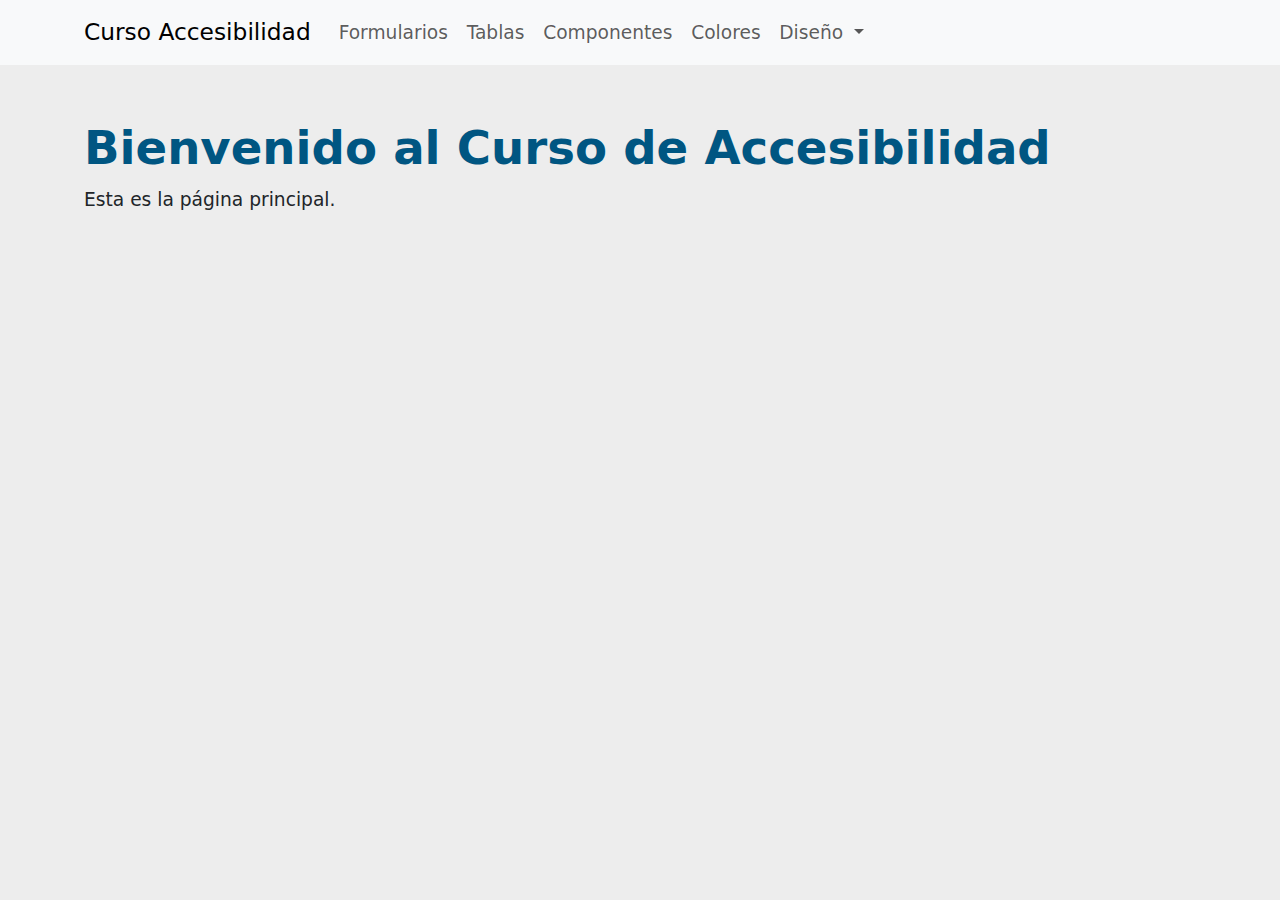
<file: index.html>
<!DOCTYPE html>
<html lang="es">
<head>
  <meta charset="utf-8" />
  <meta name="viewport" content="width=device-width, initial-scale=1">

  <title>Curso Accesibilidad</title>
  <!-- CSS de Bootstrap 5 desde CDN -->
  <link
    href="https://cdn.jsdelivr.net/npm/bootstrap@5.3.0/dist/css/bootstrap.min.css"
    rel="stylesheet" >

  <link
          href="estilos.css"
          rel="stylesheet" >


</head>
<body>

  <!-- Barra de navegación -->
  <header>
    <nav class="navbar navbar-expand-lg navbar-light bg-light">
      <div class="container">
        <a class="navbar-brand" href="/">Curso Accesibilidad</a>
        <button
          class="navbar-toggler"
          type="button"
          data-bs-toggle="collapse"
          data-bs-target="#navbarCurso"
          aria-controls="navbarCurso"
          aria-expanded="false"
          aria-label="Mostrar u ocultar menú"
        >
          <span class="navbar-toggler-icon"></span>
        </button>

        <div class="collapse navbar-collapse" id="navbarCurso">
          <ul class="navbar-nav me-auto mb-2 mb-lg-0">
            <li class="nav-item">
              <a class="nav-link" href="formularios.html">Formularios</a>
            </li>
            <li class="nav-item">
              <a class="nav-link" href="tablas.html">Tablas</a>
            </li>
            <li class="nav-item">
              <a class="nav-link" href="componentes.html">Componentes</a>
            </li>
            <li class="nav-item">
              <a class="nav-link" href="bs3/colores.html">Colores</a>
            </li>
            <li class="nav-item dropdown">
              <a class="nav-link dropdown-toggle" href="#" id="navbarDiseno" role="button" data-bs-toggle="dropdown" aria-expanded="false">
                Diseño
              </a>
              <ul class="dropdown-menu" aria-labelledby="navbarDiseno">
                <li><a class="dropdown-item" href="2columnas.html">2 columnas</a></li>
                <li><a class="dropdown-item" href="centrado.html">Formulario centrado</a></li>
                <li><a class="dropdown-item" href="pasos.html">Pasos</a></li>
                <li><a class="dropdown-item" href="paneles.html">Paneles</a></li>
                <li><a class="dropdown-item" href="vertice.html">Vertice</a></li>
                <li><a class="dropdown-item" href="solicitudes.html">Solicitudes</a></li>
                <li><a class="dropdown-item" href="salas-virtuales.html">Salas virtuales</a></li>
              </ul>
            </li>
          </ul>
        </div>
      </div>
    </nav>
  </header>

  <!-- Contenido principal (aquí puedes añadir lo que desees para la portada) -->
  <main>
    <div class="container mt-5">
      <h1>Bienvenido al Curso de Accesibilidad</h1>
      <p>Esta es la página principal.</p>
    </div>
  </main>

  <!-- JS de Bootstrap 5 desde CDN -->
  <script
    src="https://cdn.jsdelivr.net/npm/bootstrap@5.3.0/dist/js/bootstrap.bundle.min.js">
  </script>
</body>
</html>
</file>
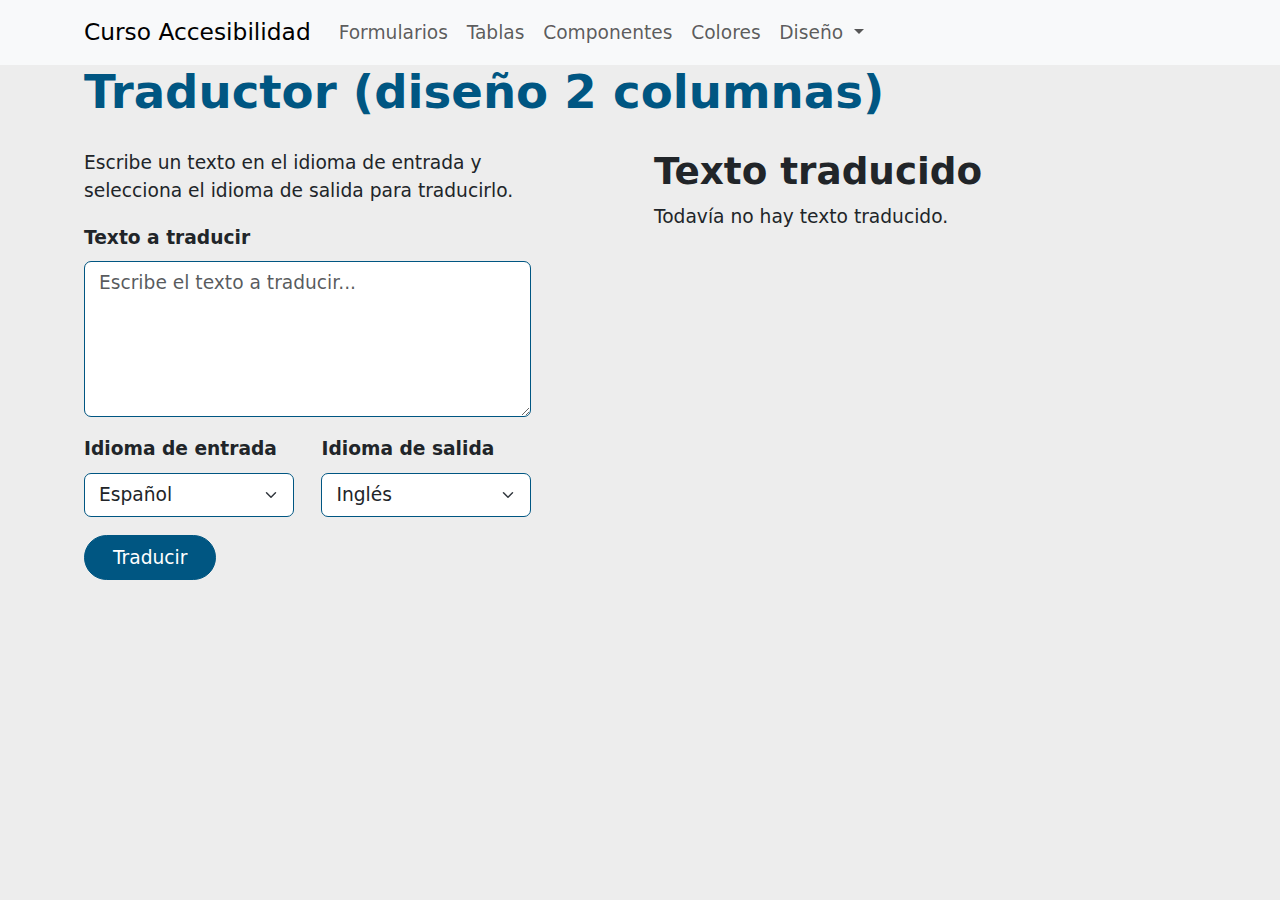
<file: 2columnas.html>
<!DOCTYPE html>
<html lang="es">
<head>
  <meta charset="utf-8" />
  <meta name="viewport" content="width=device-width, initial-scale=1">

  <title>Curso Accesibilidad</title>
  <!-- CSS de Bootstrap 5 desde CDN -->
  <link
    href="https://cdn.jsdelivr.net/npm/bootstrap@5.3.0/dist/css/bootstrap.min.css"
    rel="stylesheet" >

  <link
          href="estilos.css"
          rel="stylesheet" >
</head>
<body>

  <!-- Barra de navegación -->
  <header>
    <nav class="navbar navbar-expand-lg navbar-light bg-light">
      <div class="container">
        <a class="navbar-brand" href="/">Curso Accesibilidad</a>
        <button
          class="navbar-toggler"
          type="button"
          data-bs-toggle="collapse"
          data-bs-target="#navbarCurso"
          aria-controls="navbarCurso"
          aria-expanded="false"
          aria-label="Mostrar u ocultar menú"
        >
          <span class="navbar-toggler-icon"></span>
        </button>

        <div class="collapse navbar-collapse" id="navbarCurso">
          <ul class="navbar-nav me-auto mb-2 mb-lg-0">
            <li class="nav-item">
              <a class="nav-link" href="formularios.html">Formularios</a>
            </li>
            <li class="nav-item">
              <a class="nav-link" href="tablas.html">Tablas</a>
            </li>
            <li class="nav-item">
              <a class="nav-link" href="componentes.html">Componentes</a>
            </li>
            <li class="nav-item">
              <a class="nav-link" href="bs3/colores.html">Colores</a>
            </li>
            <li class="nav-item dropdown">
              <a class="nav-link dropdown-toggle" href="#" id="navbarDiseno" role="button" data-bs-toggle="dropdown" aria-expanded="false">
                Diseño
              </a>
              <ul class="dropdown-menu" aria-labelledby="navbarDiseno">
                <li><a class="dropdown-item" href="2columnas.html">2 columnas</a></li>
                <li><a class="dropdown-item" href="centrado.html">Formulario centrado</a></li>
                <li><a class="dropdown-item" href="pasos.html">Pasos</a></li>
                <li><a class="dropdown-item" href="paneles.html">Paneles</a></li>
                <li><a class="dropdown-item" href="vertice.html">Vertice</a></li>
                <li><a class="dropdown-item" href="solicitudes.html">Solicitudes</a></li>
                <li><a class="dropdown-item" href="salas-virtuales.html">Salas virtuales</a></li>
              </ul>
            </li>
          </ul>
        </div>
      </div>
    </nav>
  </header>

  <!-- Contenido principal (aquí puedes añadir lo que desees para la portada) -->
  <main>
    <div class="container">
      <h1>Traductor (diseño 2 columnas)</h1>
      <div class="row mt-4">
        <div class="col-md-5">
          <p>
            Escribe un texto en el idioma de entrada y selecciona el idioma de salida para traducirlo.
          </p>

          <form id="form-traductor">
            <div class="mb-3">
              <label class="form-label" for="texto">Texto a traducir</label>
              <textarea
                  id="texto"
                      class="form-control"
                  rows="5"
                  placeholder="Escribe el texto a traducir..."
                  required
              ></textarea>
            </div>
            <div class="row mb-3">
              <div class="col-6">
                <label class="form-label" for="idiomaEntrada">Idioma de entrada</label>
                <select
                    class="form-select"
                    id="idiomaEntrada"
                >
                    <option value="es" selected>Español</option>
                    <option value="en">Inglés</option>
                </select>
              </div>
              <div class="col-6">
                <label class="form-label" for="idiomaSalida">Idioma de salida</label>
                <select
                        class="form-select"
                        id="idiomaSalida"
                >
                  <option value="en" selected>Inglés</option>
                  <option value="es" >Español</option>
                </select>
              </div>
            </div>
            <div class="mb-3">
              <button class="btn btn-primary" type="submit">Traducir</button>
            </div>
          </form>
        </div>
        <div class="col-md-6 mt-4 mt-md-0 offset-md-1">
          <h2>Texto traducido</h2>
          <div role="alert">
            <div id="resultado">
              <p>Todavía no hay texto traducido.</p>
            </div>
          </div>
        </div>
      </div>
    </div>
  </main>

  <!-- JS de Bootstrap 5 desde CDN -->
  <script
    src="https://cdn.jsdelivr.net/npm/bootstrap@5.3.0/dist/js/bootstrap.bundle.min.js">
  </script>
<script>
  document.getElementById("form-traductor").addEventListener("submit", (event) => {
    event.preventDefault(); // Evitar el envío del formulario

    // Obtener el texto a traducir y los idiomas
    const texto = document.getElementById("texto").value;
    const idiomaEntrada = document.getElementById('idiomaEntrada').value;
    const idiomaSalida = document.getElementById('idiomaSalida').value;

    // Llamar a la api y traducir

    // Simulación de traducción (solo para fines demostrativos)
    const textoTraducido = `Texto traducido de ${idiomaEntrada} a ${idiomaSalida}: ${texto}`;

    // Mostrar el resultado en el div correspondiente
    document.getElementById('resultado').innerText = textoTraducido;
  })
</script>

</body>
</html>
</file>
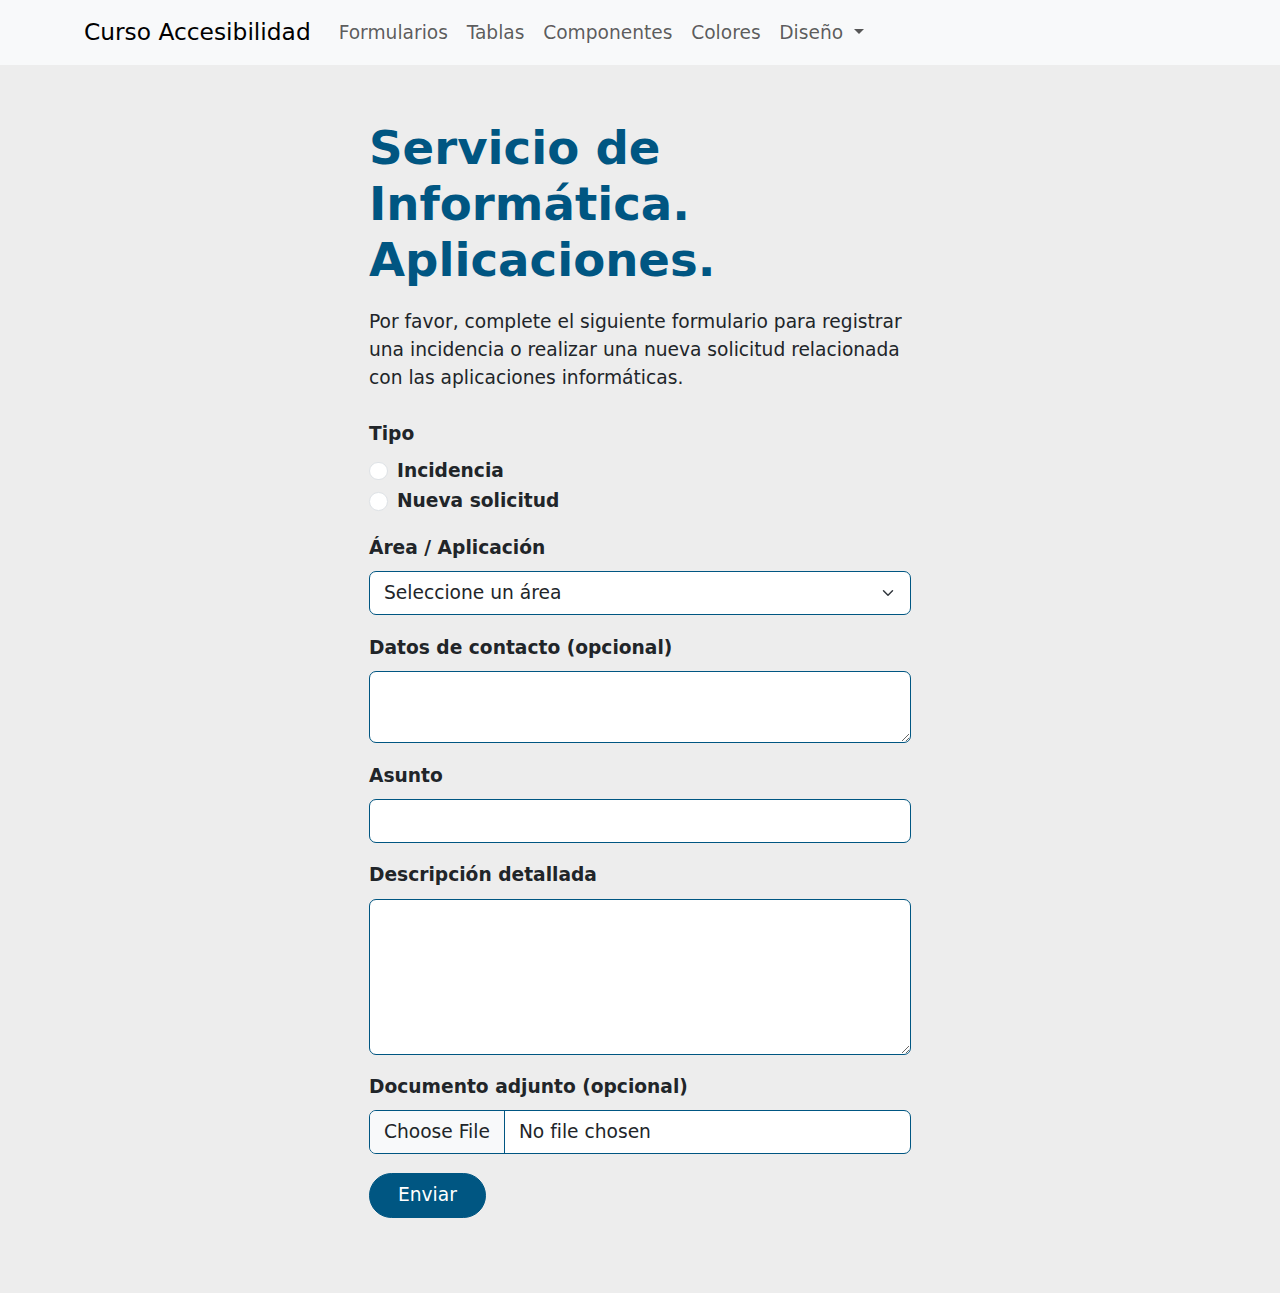
<file: centrado.html>
<!DOCTYPE html>
<html lang="es">
<head>
  <meta charset="utf-8" />
  <meta name="viewport" content="width=device-width, initial-scale=1">

  <title>Curso Accesibilidad</title>
  <!-- CSS de Bootstrap 5 desde CDN -->
  <link
    href="https://cdn.jsdelivr.net/npm/bootstrap@5.3.0/dist/css/bootstrap.min.css"
    rel="stylesheet" >

  <link
          href="estilos.css"
          rel="stylesheet" >
</head>
<body>

  <!-- Barra de navegación -->
  <header>
    <nav class="navbar navbar-expand-lg navbar-light bg-light">
      <div class="container">
        <a class="navbar-brand" href="/">Curso Accesibilidad</a>
        <button
          class="navbar-toggler"
          type="button"
          data-bs-toggle="collapse"
          data-bs-target="#navbarCurso"
          aria-controls="navbarCurso"
          aria-expanded="false"
          aria-label="Mostrar u ocultar menú"
        >
          <span class="navbar-toggler-icon"></span>
        </button>

        <div class="collapse navbar-collapse" id="navbarCurso">
          <ul class="navbar-nav me-auto mb-2 mb-lg-0">
            <li class="nav-item">
              <a class="nav-link" href="formularios.html">Formularios</a>
            </li>
            <li class="nav-item">
              <a class="nav-link" href="tablas.html">Tablas</a>
            </li>
            <li class="nav-item">
              <a class="nav-link" href="componentes.html">Componentes</a>
            </li>
            <li class="nav-item">
              <a class="nav-link" href="bs3/colores.html">Colores</a>
            </li>
            <li class="nav-item dropdown">
              <a class="nav-link dropdown-toggle" href="#" id="navbarDiseno" role="button" data-bs-toggle="dropdown" aria-expanded="false">
                Diseño
              </a>
              <ul class="dropdown-menu" aria-labelledby="navbarDiseno">
                <li><a class="dropdown-item" href="2columnas.html">2 columnas</a></li>
                <li><a class="dropdown-item" href="form-centrado.html">Formulario centrado</a></li>
                <li><a class="dropdown-item" href="pasos.html">Pasos</a></li>
                <li><a class="dropdown-item" href="paneles.html">Paneles</a></li>
                <li><a class="dropdown-item" href="vertice.html">Vertice</a></li>
                <li><a class="dropdown-item" href="solicitudes.html">Solicitudes</a></li>
                <li><a class="dropdown-item" href="salas-virtuales.html">Salas virtuales</a></li>
              </ul>
            </li>
          </ul>
        </div>
      </div>
    </nav>
  </header>

  <!-- Contenido principal (aquí puedes añadir lo que desees para la portada) -->
  <main>
     <div class="container my-5">
    <div class="row justify-content-center">
      <div class="col-12 col-md-6">

        <h1 class="mb-3">Servicio de Informática. Aplicaciones.</h1>
        <p class="mb-4">Por favor, complete el siguiente formulario para registrar una incidencia o realizar una nueva solicitud relacionada con las aplicaciones informáticas.</p>

        <form>
          <!-- Tipo -->
          <div class="mb-3">
            <label class="form-label">Tipo</label>
            <div>
              <div class="form-check">
                <input class="form-check-input" type="radio" name="tipo" id="incidencia" value="Incidencia">
                <label class="form-check-label" for="incidencia">Incidencia</label>
              </div>
              <div class="form-check">
                <input class="form-check-input" type="radio" name="tipo" id="nueva" value="Nueva solicitud">
                <label class="form-check-label" for="nueva">Nueva solicitud</label>
              </div>
            </div>
          </div>

          <!-- Área / Aplicación -->
          <div class="mb-3">
            <label for="area" class="form-label">Área / Aplicación</label>
            <select id="area" class="form-select">
              <option selected disabled>Seleccione un área</option>
              <!-- Opciones aquí -->
            </select>
          </div>

          <!-- Datos de contacto -->
          <div class="mb-3">
            <label for="contacto" class="form-label">Datos de contacto (opcional)</label>
            <textarea id="contacto" class="form-control" rows="2"></textarea>
          </div>

          <!-- Asunto -->
          <div class="mb-3">
            <label for="asunto" class="form-label">Asunto</label>
            <input type="text" id="asunto" class="form-control">
          </div>

          <!-- Descripción detallada -->
          <div class="mb-3">
            <label for="descripcion" class="form-label">Descripción detallada</label>
            <textarea id="descripcion" class="form-control" rows="5"></textarea>
          </div>

          <!-- Documento adjunto -->
          <div class="mb-3">
            <label for="documento" class="form-label">Documento adjunto (opcional)</label>
            <input type="file" id="documento" class="form-control">
          </div>

          <!-- Botón Enviar -->
          <div class="mb-3">
            <button type="submit" class="btn btn-primary btn-enviar">Enviar</button>
          </div>

        </form>

      </div>
    </div>
  </div>
  </main>

  <!-- JS de Bootstrap 5 desde CDN -->
  <script
    src="https://cdn.jsdelivr.net/npm/bootstrap@5.3.0/dist/js/bootstrap.bundle.min.js">
  </script>
</body>
</html>
</file>
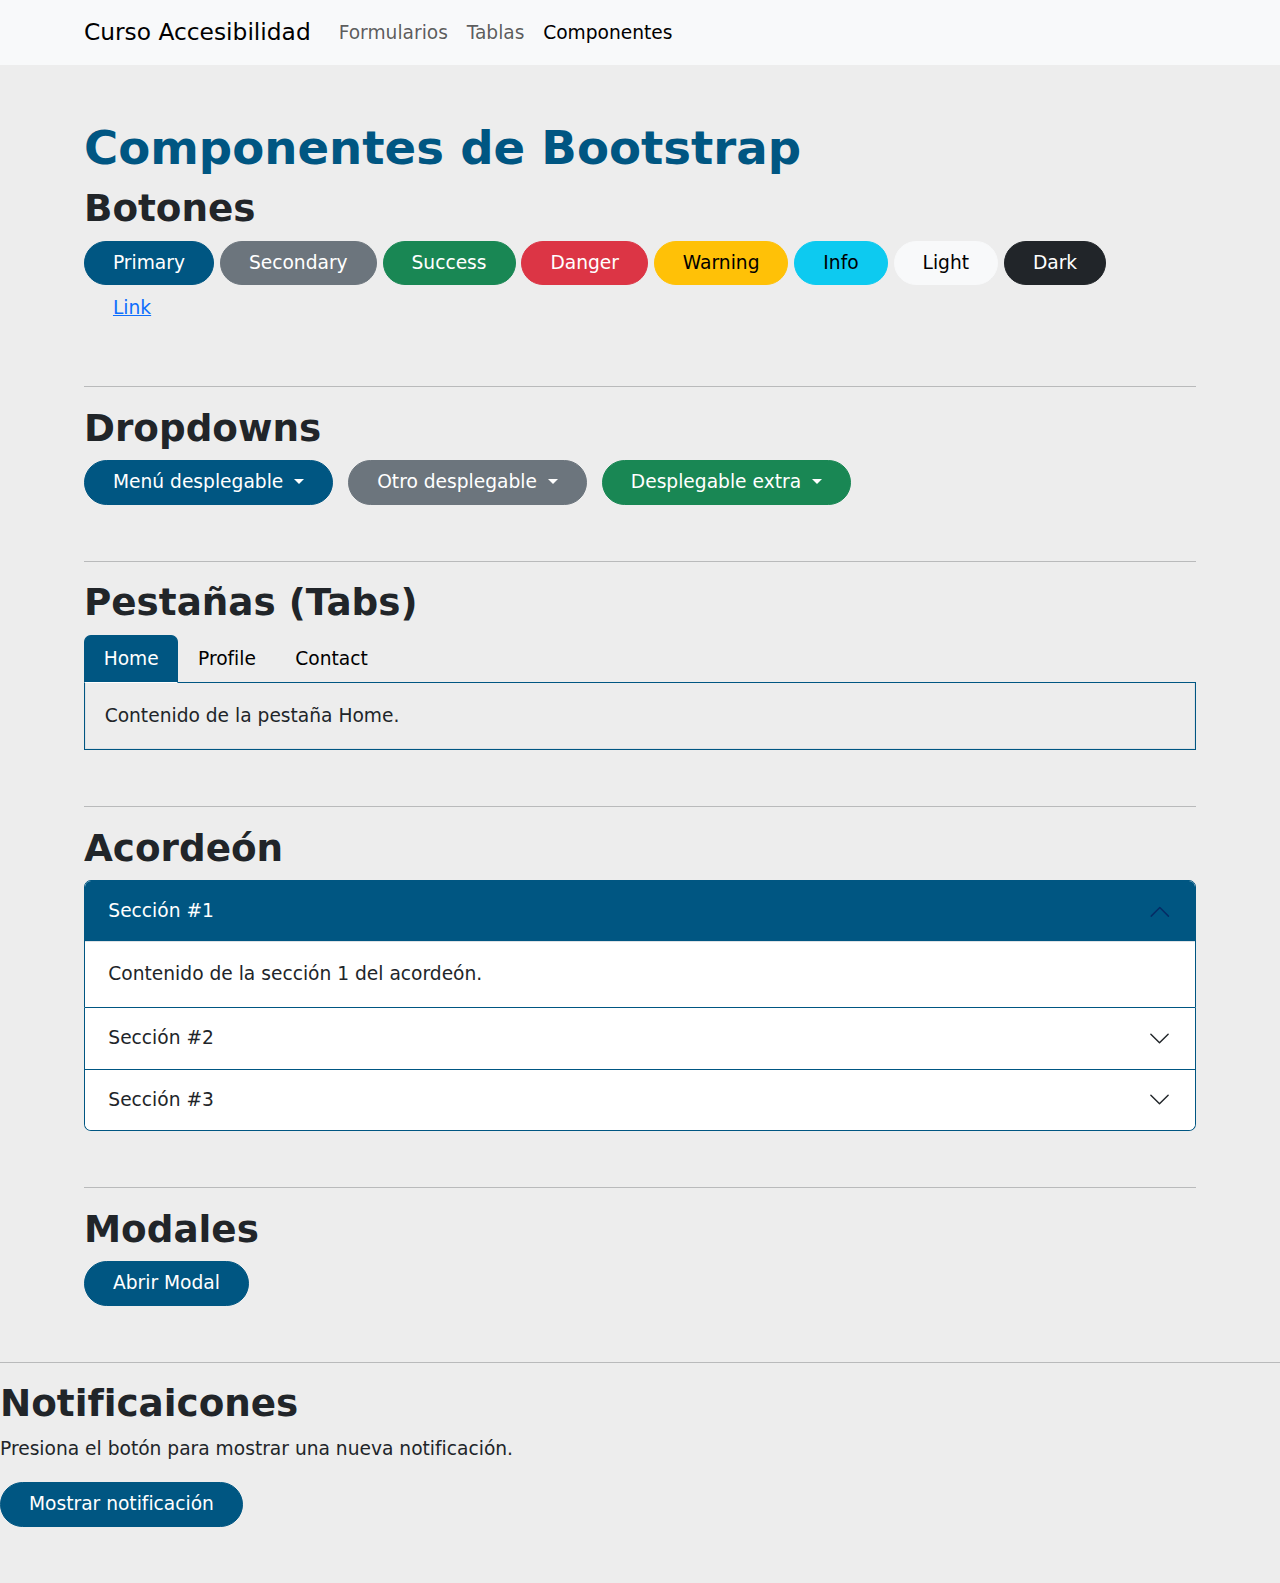
<file: componentes.html>
<!DOCTYPE html>
<html lang="es">
<head>
  <meta charset="utf-8" />
  <meta name="viewport" content="width=device-width, initial-scale=1">
  <title>Componentes - Curso Accesibilidad</title>
  <!-- CSS de Bootstrap 5 desde CDN -->
  <link
    href="https://cdn.jsdelivr.net/npm/bootstrap@5.3.0/dist/css/bootstrap.min.css"
    rel="stylesheet"   
  >
  <!-- Bootstrap Icons (opcional, para iconos si se requieren) -->
  <link 
    rel="stylesheet" 
    href="https://cdn.jsdelivr.net/npm/bootstrap-icons@1.10.3/font/bootstrap-icons.css" 
  >

  <link
          href="estilos.css"
          rel="stylesheet"
  >
</head>
<body>
  <!-- Barra de navegación -->
  <header>
  <nav class="navbar navbar-expand-lg navbar-light bg-light">
    <div class="container">
      <a class="navbar-brand" href="/">Curso Accesibilidad</a>
      <button
        class="navbar-toggler"
        type="button"
        data-bs-toggle="collapse"
        data-bs-target="#navbarCurso"
        aria-controls="navbarCurso"
        aria-expanded="false"
        aria-label="Mostrar u ocultar menú"
      >
        <span class="navbar-toggler-icon"></span>
      </button>

      <div class="collapse navbar-collapse" id="navbarCurso">
        <ul class="navbar-nav me-auto mb-2 mb-lg-0">
          <li class="nav-item">
            <a class="nav-link" href="formularios.html">Formularios</a>
          </li>
          <li class="nav-item">
            <a class="nav-link" href="tablas.html">Tablas</a>
          </li>
          <li class="nav-item">
            <a class="nav-link active" aria-current="page" href="componentes.html">Componentes</a>
          </li>
        </ul>
      </div>
    </div>
  </nav>
  </header>

  <!-- Contenido principal -->
  <main>
  <div class="container mt-5">
    <h1>Componentes de Bootstrap</h1>

    <!-- Botones de Bootstrap -->
    <section class="mb-5">
      <h2>Botones</h2>
      <button class="btn btn-primary">Primary</button>
      <button class="btn btn-secondary">Secondary</button>
      <button class="btn btn-success">Success</button>
      <button class="btn btn-danger">Danger</button>
      <button class="btn btn-warning">Warning</button>
      <button class="btn btn-info">Info</button>
      <button class="btn btn-light">Light</button>
      <button class="btn btn-dark">Dark</button>
      <button class="btn btn-link">Link</button>
    </section>

    <hr/>

    <!-- Dropdowns con botones y 3 opciones -->
    <section class="mb-5">
      <h2>Dropdowns</h2>
      <div class="dropdown d-inline-block me-2">
        <button 
          class="btn btn-primary dropdown-toggle" 
          type="button"
          id="dropdownMenuButton1" 
          data-bs-toggle="dropdown" 
          aria-expanded="false"
        >
          Menú desplegable
        </button>
        <ul class="dropdown-menu" aria-labelledby="dropdownMenuButton1">
          <li><a class="dropdown-item" href="#">Acción 1</a></li>
          <li><a class="dropdown-item" href="#">Acción 2</a></li>
          <li><a class="dropdown-item" href="#">Acción 3</a></li>
        </ul>
      </div>

      <div class="dropdown d-inline-block me-2">
        <button 
          class="btn btn-secondary dropdown-toggle" 
          type="button"
          id="dropdownMenuButton2" 
          data-bs-toggle="dropdown" 
          aria-expanded="false"
        >
          Otro desplegable
        </button>
        <ul class="dropdown-menu" aria-labelledby="dropdownMenuButton2">
          <li><a class="dropdown-item" href="#">Opción A</a></li>
          <li><a class="dropdown-item" href="#">Opción B</a></li>
          <li><a class="dropdown-item" href="#">Opción C</a></li>
        </ul>
      </div>

      <div class="dropdown d-inline-block">
        <button 
          class="btn btn-success dropdown-toggle" 
          type="button"
          id="dropdownMenuButton3" 
          data-bs-toggle="dropdown" 
          aria-expanded="false"
        >
          Desplegable extra
        </button>
        <ul class="dropdown-menu" aria-labelledby="dropdownMenuButton3">
          <li><a class="dropdown-item" href="#">Item 1</a></li>
          <li><a class="dropdown-item" href="#">Item 2</a></li>
          <li><a class="dropdown-item" href="#">Item 3</a></li>
        </ul>
      </div>
    </section>

    <hr/>

    <!-- Pestañas (Nav Tabs) -->
    <section class="mb-5">
      <h2>Pestañas (Tabs)</h2>
      <ul class="nav nav-tabs" id="miTab" role="tablist">
        <li class="nav-item" role="presentation">
          <button 
            class="nav-link active" 
            id="home-tab" 
            data-bs-toggle="tab" 
            data-bs-target="#home" 
            type="button" 
            role="tab" 
            aria-controls="home" 
            aria-selected="true"
          >
            Home
          </button>
        </li>
        <li class="nav-item" role="presentation">
          <button 
            class="nav-link" 
            id="profile-tab" 
            data-bs-toggle="tab" 
            data-bs-target="#profile" 
            type="button" 
            role="tab" 
            aria-controls="profile" 
            aria-selected="false"
          >
            Profile
          </button>
        </li>
        <li class="nav-item" role="presentation">
          <button 
            class="nav-link" 
            id="contact-tab" 
            data-bs-toggle="tab" 
            data-bs-target="#contact" 
            type="button" 
            role="tab" 
            aria-controls="contact" 
            aria-selected="false"
          >
            Contact
          </button>
        </li>
      </ul>
      <div class="tab-content" id="miTabContent">
        <div 
          class="tab-pane fade show active p-3 border border-top-0" 
          id="home" 
          role="tabpanel" 
          aria-labelledby="home-tab"
        >
          Contenido de la pestaña Home.
        </div>
        <div 
          class="tab-pane fade p-3 border border-top-0" 
          id="profile" 
          role="tabpanel" 
          aria-labelledby="profile-tab"
        >
          Contenido de la pestaña Profile.
        </div>
        <div 
          class="tab-pane fade p-3 border border-top-0" 
          id="contact" 
          role="tabpanel" 
          aria-labelledby="contact-tab"
        >
          Contenido de la pestaña Contact.
        </div>
      </div>
    </section>

    <hr/>

    <!-- Acordeón -->
    <section class="mb-5">
      <h2>Acordeón</h2>
      <div class="accordion" id="acordeonEjemplo">
        <div class="accordion-item">
          <h2 class="accordion-header" id="headingUno">
            <button 
              class="accordion-button" 
              type="button" 
              data-bs-toggle="collapse" 
              data-bs-target="#collapseUno" 
              aria-expanded="true" 
              aria-controls="collapseUno"
            >
              Sección #1
            </button>
          </h2>
          <div 
            id="collapseUno" 
            class="accordion-collapse collapse show" 
            aria-labelledby="headingUno" 
            data-bs-parent="#acordeonEjemplo"
          >
            <div class="accordion-body">
              Contenido de la sección 1 del acordeón.
            </div>
          </div>
        </div>

        <div class="accordion-item">
          <h2 class="accordion-header" id="headingDos">
            <button 
              class="accordion-button collapsed" 
              type="button" 
              data-bs-toggle="collapse" 
              data-bs-target="#collapseDos" 
              aria-expanded="false" 
              aria-controls="collapseDos"
            >
              Sección #2
            </button>
          </h2>
          <div 
            id="collapseDos" 
            class="accordion-collapse collapse" 
            aria-labelledby="headingDos" 
            data-bs-parent="#acordeonEjemplo"
          >
            <div class="accordion-body">
              Contenido de la sección 2 del acordeón.
            </div>
          </div>
        </div>

        <div class="accordion-item">
          <h2 class="accordion-header" id="headingTres">
            <button 
              class="accordion-button collapsed" 
              type="button" 
              data-bs-toggle="collapse" 
              data-bs-target="#collapseTres" 
              aria-expanded="false" 
              aria-controls="collapseTres"
            >
              Sección #3
            </button>
          </h2>
          <div 
            id="collapseTres" 
            class="accordion-collapse collapse" 
            aria-labelledby="headingTres" 
            data-bs-parent="#acordeonEjemplo"
          >
            <div class="accordion-body">
              Contenido de la sección 3 del acordeón.
            </div>
          </div>
        </div>
      </div>
    </section>

    <hr/>

    <section class="mb-5">
      <h2>Modales</h2>

      <!-- Botón que abre el modal -->
      <button type="button" class="btn btn-primary" data-bs-toggle="modal" data-bs-target="#miModal">
        Abrir Modal
      </button>

      <!-- Modal -->
      <div class="modal fade" id="miModal" tabindex="-1" aria-labelledby="miModalLabel" aria-hidden="true">
        <div class="modal-dialog modal-lg">
          <div class="modal-content">

            <!-- Encabezado del modal -->
            <div class="modal-header">
              <h2 class="modal-title" id="miModalLabel">Información general</h2>
              <button type="button" class="btn-close" data-bs-dismiss="modal" aria-label="Cerrar"></button>
            </div>

            <!-- Cuerpo del modal -->
            <div class="modal-body">
              <p>Este es un párrafo descriptivo donde se ofrece información general antes de completar el formulario.</p>
              <form id="miForm">
                <div class="mb-3">
                  <label for="email" class="form-label">Correo electrónico</label>
                  <input type="email" class="form-control" id="email" placeholder="Ejemplo: correo@dominio.com" required>
                </div>
              </form>
            </div>

            <!-- Pie del modal -->
            <div class="modal-footer">
              <button type="button" class="btn btn-light" data-bs-dismiss="modal">Cancelar</button>
              <button type="submit" class="btn btn-primary" form="miForm">Guardar</button>
            </div>

          </div>
        </div>
      </div>

    </section>




        </div>



    </section>

    <hr/>

    <section class="mb-5">
      <h2>Notificaicones</h2>
      <p>Presiona el botón para mostrar una nueva notificación.</p>
      <button class="btn btn-primary" onclick="mostrarNotificacion()">Mostrar notificación</button>
    </section>

    <!-- Contenedor para las notificaciones (toasts) -->
    <div
            class="toast-container position-fixed top-0 end-0 p-3"
            id="toastContainer"
            aria-live="polite"
            aria-atomic="true"
    >
    </div>

  </div>
  </main>

  <!-- JS de Bootstrap 5 desde CDN -->
  <script
    src="https://cdn.jsdelivr.net/npm/bootstrap@5.3.0/dist/js/bootstrap.bundle.min.js"  
  ></script>
<script>
  document.getElementById('miForm').addEventListener('submit', function(e) {
    e.preventDefault(); // Evita el envío real del formulario
    alert('¡Guardado con éxito!');

    // Cerrar el modal después de mostrar el alert
    const modalElement = document.getElementById('miModal');
    const modalInstance = bootstrap.Modal.getInstance(modalElement);
    modalInstance.hide();
  });

  /* Función para mostrar notificaciones */
  function mostrarNotificacion() {
    // Obtenemos el contenedor de toasts
    const container = document.getElementById('toastContainer');

    // Definimos el contenido HTML de la notificación
    const toastHTML = `
        <div class="toast" role="alert" aria-live="assertive" aria-atomic="true">
          <div class="toast-header">
            <strong class="me-auto">Notificación</strong>
            <small class="text-muted">Ahora</small>
            <button
              type="button"
              class="btn-close"
              data-bs-dismiss="toast"
              aria-label="Cerrar"
            ></button>
          </div>
          <div class="toast-body">
            Esta es una nueva notificación.
          </div>
        </div>
      `;

    // Creamos un contenedor temporal y seteamos el contenido HTML de la notificación
    const tempDiv = document.createElement('div');
    tempDiv.innerHTML = toastHTML.trim();

    // Tomamos el primer elemento hijo como la notificación
    const newToast = tempDiv.firstElementChild;

    // Añadimos la notificación al contenedor de toasts
    container.appendChild(newToast);

    // Inicializamos y mostramos el toast
    const toastBootstrap = new bootstrap.Toast(newToast, { delay: 5000 });
    toastBootstrap.show();
  }
</script>
</body>
</html>
</file>
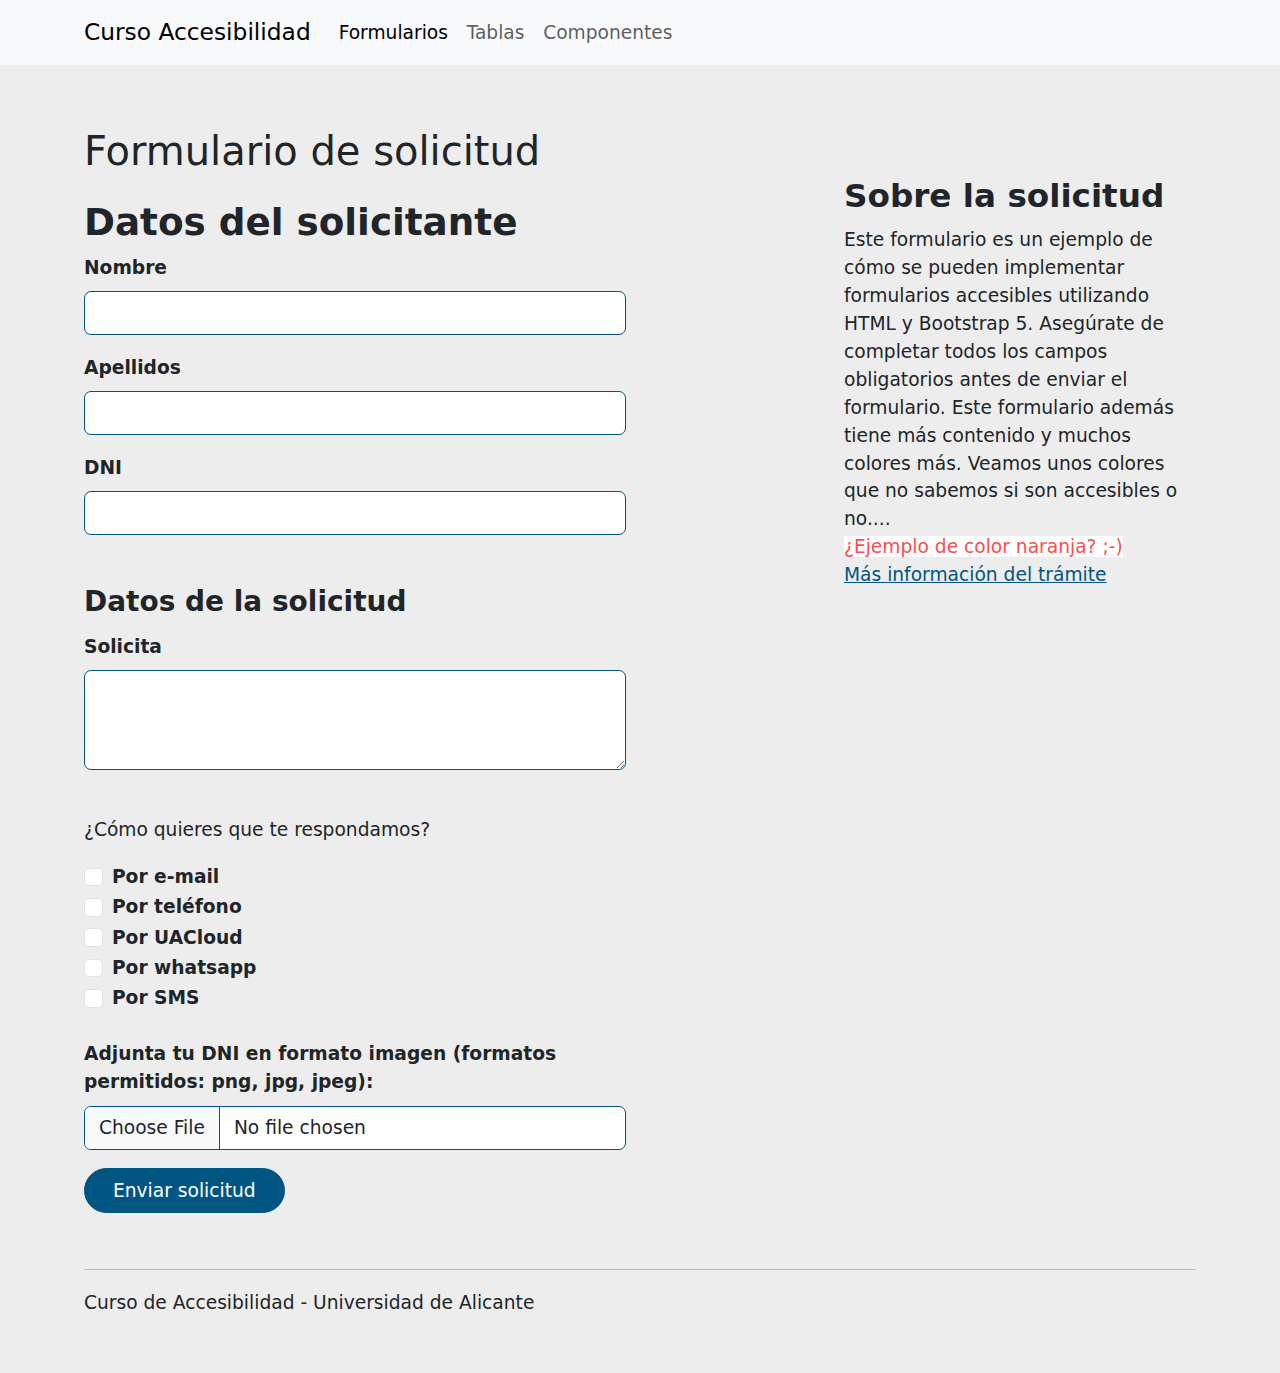
<file: ejercicio.html>
<!DOCTYPE html>
<html>
<head>
  <meta charset="utf-8" />
  <meta name="viewport" content="width=device-width, initial-scale=1">
  <title>Formularios - Curso Accesibilidad</title>
  <!-- CSS de Bootstrap 5 desde CDN -->
  <link
    href="https://cdn.jsdelivr.net/npm/bootstrap@5.3.0/dist/css/bootstrap.min.css"
    rel="stylesheet"
  >

  <link
          href="estilos.css"
          rel="stylesheet"
  >
</head>
<body>

  <!-- Barra de navegación (misma que en index.html) -->
  <header>
    <nav class="navbar navbar-expand-lg navbar-light bg-light">
      <div class="container">
        <a class="navbar-brand" href="/">Curso Accesibilidad</a>
        <button
          class="navbar-toggler"
          type="button"
          data-bs-toggle="collapse"
          data-bs-target="#navbarCurso"
          aria-controls="navbarCurso"
          aria-expanded="false"
          aria-label="Mostrar u ocultar menú"
        >
          <span class="navbar-toggler-icon"></span>
        </button>

        <div class="collapse navbar-collapse" id="navbarCurso">
          <ul class="navbar-nav me-auto mb-2 mb-lg-0">
            <li class="nav-item">
              <a class="nav-link active" aria-current="page" href="formularios.html">Formularios</a>
            </li>
            <li class="nav-item">
              <a class="nav-link" href="tablas.html">Tablas</a>
            </li>
            <li class="nav-item">
              <a class="nav-link" href="componentes.html">Componentes</a>
            </li>
          </ul>
        </div>
      </div>
    </nav>
  </header>

  <!-- Contenido principal -->
  <main>
    <div class="container mt-5">
      <div class="row">
        <div class="col-md-6">
          <p style="font-size:40px;">Formulario de solicitud</h1>

          <!-- Formulario con distintos tipos de campos -->
          <form id="miFormulario" onsubmit="procesarFormulario(event)" enctype="multipart/form-data">
            <!-- Datos del solicitante -->
            <fieldset class="mb-4">
              <legend class="h2">Datos del solicitante</legend>

              <div class="mb-3">
                <label for="nombre" class="form-label">Nombre</label>
                <input
                  type="text"
                  class="form-control"                  
                  name="nombre"
                >
              </div>

              <div class="mb-3">
                <label class="form-label">Apellidos</label>
                <input
                  type="text"
                  class="form-control"
                  id="apellidos"
                  name="apellidos"
                >
              </div>

              <div class="mb-3">
                <label for="dni" class="form-label">DNI</label>
                <input
                  type="text"
                  class="form-control"
                  id="dni"
                  name="dni"
                >
              </div>
            </fieldset>
           

            <!-- Datos de la solicitud -->
            <fieldset class="mb-4">
              <legend>Datos de la solicitud</legend>

              <div class="mb-3">
                <label for="solicita" class="form-label">Solicita</label>
                <textarea
                  class="form-control"
                  id="solicita"
                  name="solicita"
                  rows="3"
                ></textarea>
              </div>
              
            </fieldset>

            <!-- ¿Cómo quieres que te respondamos? -->
            <div class="mb-4">
              <p>¿Cómo quieres que te respondamos?</p>
              <div class="form-check">
                <input
                  class="form-check-input"
                  type="checkbox"
                  id="resEmail"
                  name="respuesta[]"
                  value="email"
                >
                <label class="form-check-label" for="resEmail">
                  Por e-mail
                </label>
              </div>
              <div class="form-check">
                <input
                  class="form-check-input"
                  type="checkbox"
                  id="resTelefono"
                  name="respuesta[]"
                  value="telefono"
                >
                <label class="form-check-label" for="resTelefono">
                  Por teléfono
                </label>
              </div>
              <div class="form-check">
                <input
                  class="form-check-input"
                  type="checkbox"
                  id="resUACloud"
                  name="respuesta[]"
                  value="uacloud"
                >
                <label class="form-check-label" for="resUACloud">
                  Por UACloud
                </label>
              </div>

                <div class="form-check">
                  <input
                          class="form-check-input"
                          type="checkbox"
                          id="whatsapp"
                          name="respuesta[]"
                          value="whatsapp"
                  >
                  <label class="form-check-label" for="whatsapp">
                    Por whatsapp
                  </label>
                </div>

                  <div class="form-check">
                    <input
                            class="form-check-input"
                            type="checkbox"
                            id="sms"
                            name="respuesta[]"
                            value="sms"
                    >
                    <label class="form-check-label" for="sms">
                      Por SMS
                    </label>
                  
              </div>
            </div>

            <!-- Adjuntar archivo -->
            <div class="mb-3">
              <label for="archivo" class="form-label">
                Adjunta tu DNI en formato imagen (formatos permitidos: png, jpg, jpeg):
              </label>
              <input
                type="file"
                class="form-control"
                id="archivo"
                name="archivo"
              >
              <small id="archivoError" class="text-danger d-none"></small>
            </div>

            <!-- Div para mostrar los errores -->
            <div id="mensajealerta" role="alert"></div>

            <!-- Botón de envío -->
            <button type="submit" class="btn btn-primary">
              Enviar solicitud
            </button>
          </form>
        </div>
        <div class="offset-md-2 col-md-4 mt-5">
          <h3>Sobre la solicitud</h3>
          <div>
            Este formulario es un ejemplo de cómo se pueden implementar formularios accesibles utilizando HTML y Bootstrap 5.
            Asegúrate de completar todos los campos obligatorios antes de enviar el formulario. 
            Este formulario además tiene más contenido y muchos colores más. Veamos unos colores que no sabemos si son accesibles o no....<br/> <span style="color:#FF4D4D;background:#ffffff;">¿Ejemplo de color naranja? ;-)</span>
          </div>
          <p>
            <a href="/">Más información del trámite</a>
          </p>
    </div>
  </main>

  <footer>
    <div class="container my-5">
      <hr/>
      <p>Curso de Accesibilidad - Universidad de Alicante</p>
    </div>
  </footer>

  <!-- JS de Bootstrap 5 desde CDN -->
  <script
    src="https://cdn.jsdelivr.net/npm/bootstrap@5.3.0/dist/js/bootstrap.bundle.min.js"
  ></script>

  <!-- Script para manejar el envío del formulario por AJAX -->
  <script>
    let editando = false;

    // Configuración de validación de archivos
    const MAX_BYTES = 10 * 1024 * 1024;            // 10 MB
    const EXT_PERMITIDAS = ['docx', 'pptx', 'pdf']; // extensiones permitidas

    function procesarFormulario(event) {
      // Evita que se haga el envío normal del formulario
      event.preventDefault();

      const formulario = event.target;
      const nombre = formulario.nombre.value.trim();
      const apellidos = formulario.apellidos.value.trim();
      const dni = formulario.dni.value.trim();
      const genero = formulario.querySelector('input[name="genero"]:checked');
      const solicita = formulario.solicita.value.trim();      
      const respuestas = formulario.querySelectorAll('input[name="respuesta[]"]:checked');
      const archivoInput = formulario.archivo;
      const archivo      = archivoInput && archivoInput.files[0];

      // Contenedor para los mensajes de error
      const mensajeAlerta = document.getElementById("mensajealerta");
      mensajeAlerta.classList.remove("alert", "alert-danger");
      mensajeAlerta.textContent = "";

      // Validación simple
      let errores = [];
      if (!nombre) errores.push("El campo 'Nombre' es obligatorio.");
      if (!apellidos) errores.push("El campo 'Apellidos' es obligatorio.");
      if (!dni) errores.push("El campo 'DNI' es obligatorio.");
      if (!genero) errores.push("Debes elegir un género.");
      if (!solicita) errores.push("El campo 'Solicita' es obligatorio.");
      if (respuestas.length === 0) {
        errores.push("Debes seleccionar al menos una forma de respuesta.");
      }

      // Validar el archivo (si se ha seleccionado)
      if (archivo) {
        

        if (archivo.size > MAX_BYTES) {
          errores.push("El archivo supera los 10 MB.");
        }       
      }

      // Si hay errores, los mostramos
      if (errores.length > 0) {
        mensajeAlerta.classList.add("alert", "alert-danger");
        let texto = "<p>Error al enviar el formualrio, se produjeron los siguientes errores:</p><ul>"
        errores.forEach( (error) => {
          texto += "<li>" + error + "</li>";
        })
        texto += "</ul>"
        mensajeAlerta.innerHTML = texto;
      } else {
        // En caso de no haber errores, mostramos un alert de éxito
        alert("¡Enviado! Hacer algo.....");
        // Aquí podrías implementar la lógica real de envío (fetch, axios, etc.)
      }
    }

    document.addEventListener("DOMContentLoaded",(event) => {


      // Agregamos eventos de escucha a todos los inputs, select y textarea
      const inputs = document.querySelectorAll('input, select, textarea');
      inputs.forEach((elem) => {
        elem.addEventListener('input', () => {
          editando = true;
        });
      });

      // Validación inmediata al elegir archivo
      const archivoInputLive = document.getElementById('archivo');
      const archivoErrElem   = document.getElementById('archivoError');
      archivoInputLive?.addEventListener('change', () => {
        archivoErrElem.classList.add('d-none');
        const archivoSel = archivoInputLive.files[0];
        if (!archivoSel) return;

        const ext = archivoSel.name.split('.').pop().toLowerCase();
        const mimeOk = (
          archivoSel.type === 'application/pdf' ||
          archivoSel.type === 'application/vnd.openxmlformats-officedocument.wordprocessingml.document' ||
          archivoSel.type === 'application/vnd.openxmlformats-officedocument.presentationml.presentation'
        );

        if (archivoSel.size > MAX_BYTES) {
          archivoErrElem.textContent = 'El archivo supera los 10 MB.';
          archivoErrElem.classList.remove('d-none');
          archivoInputLive.value = '';
        } else if (!EXT_PERMITIDAS.includes(ext) || !mimeOk) {
          archivoErrElem.textContent = 'Solo se permiten archivos .docx, .pptx o .pdf.';
          archivoErrElem.classList.remove('d-none');
          archivoInputLive.value = '';
        }
      });

      // Evento que se dispara al intentar salir de la página
      window.addEventListener('beforeunload', (e) => {
        if (editando) {
          e.preventDefault();
          e.returnValue = 'Hay cambios sin guardar. ¿Estás seguro de que deseas salir?';
        }
      });
    });
  </script>
</body>
</html>
</file>
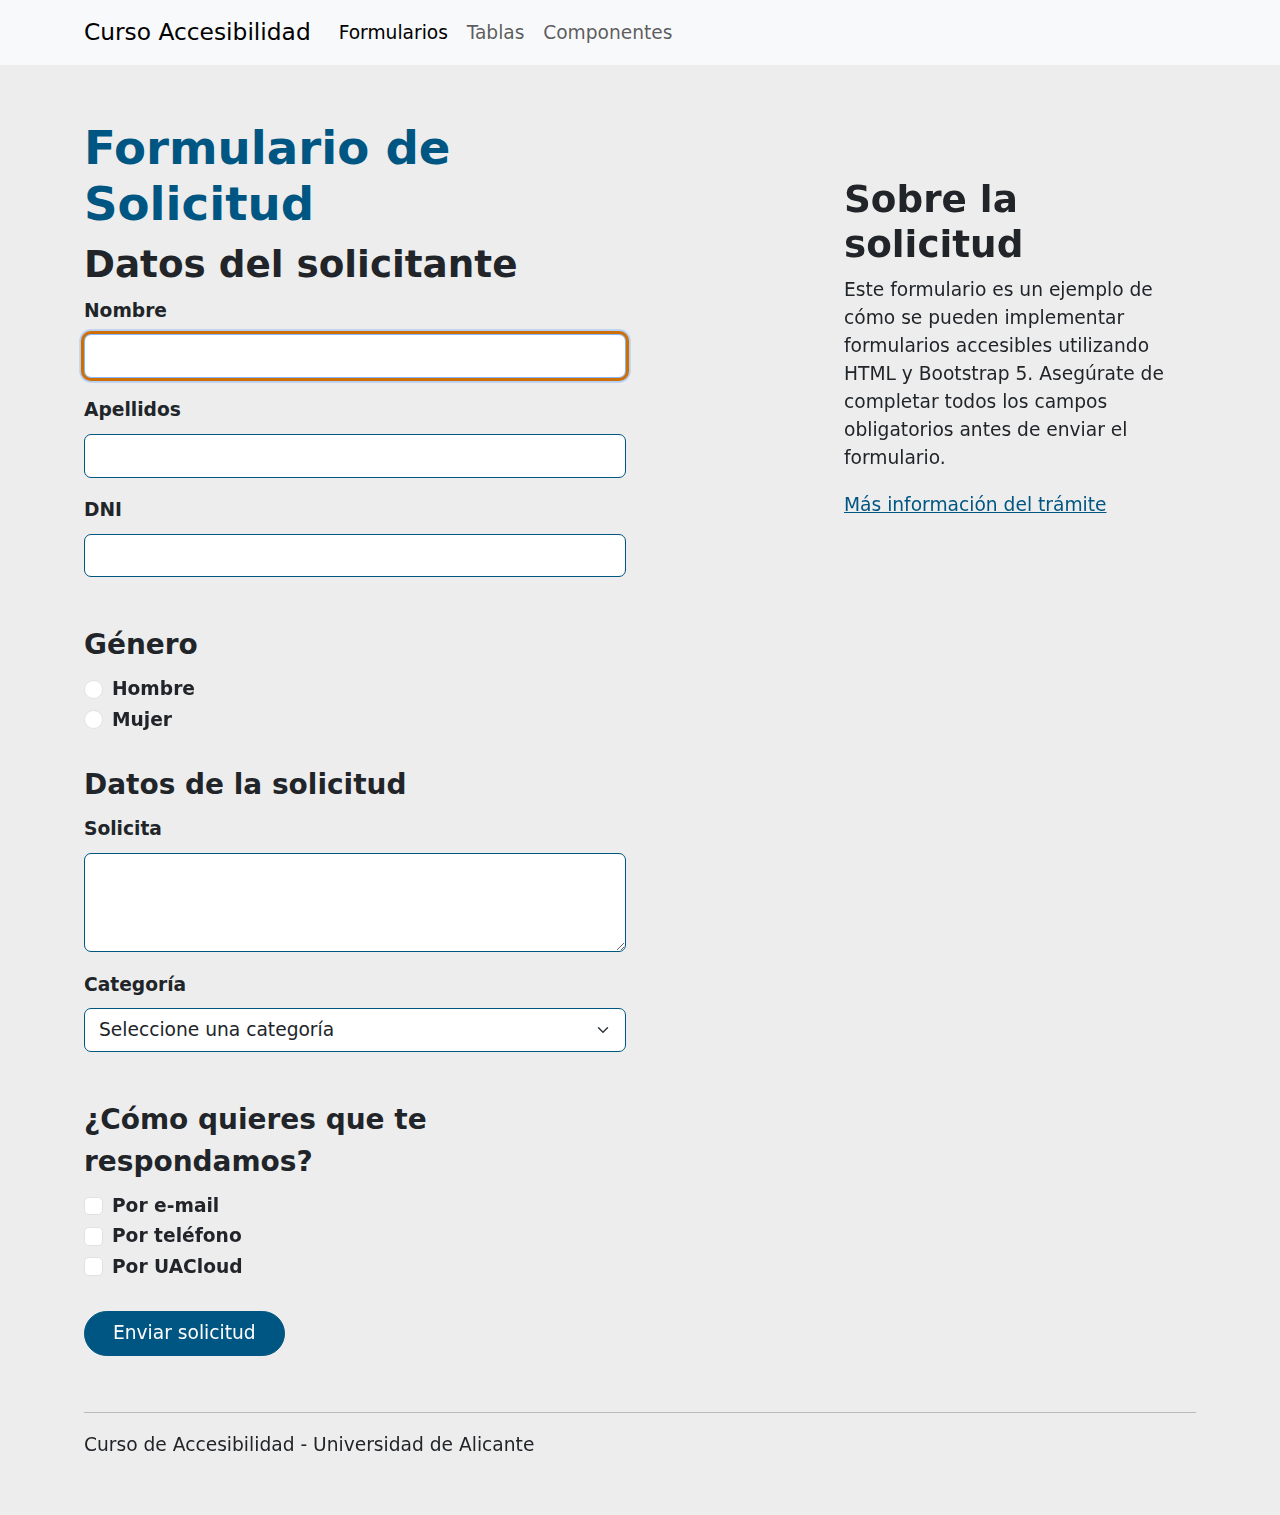
<file: formularios.html>
<!DOCTYPE html>
<html lang="es">
<head>
  <meta charset="utf-8" />
  <meta name="viewport" content="width=device-width, initial-scale=1">
  <title>Formularios - Curso Accesibilidad</title>
  <!-- CSS de Bootstrap 5 desde CDN -->
  <link
    href="https://cdn.jsdelivr.net/npm/bootstrap@5.3.0/dist/css/bootstrap.min.css"
    rel="stylesheet"
  >

  <link
          href="estilos.css"
          rel="stylesheet"
  >
</head>
<body>

  <!-- Barra de navegación (misma que en index.html) -->
  <header>
    <nav class="navbar navbar-expand-lg navbar-light bg-light">
      <div class="container">
        <a class="navbar-brand" href="/">Curso Accesibilidad</a>
        <button
          class="navbar-toggler"
          type="button"
          data-bs-toggle="collapse"
          data-bs-target="#navbarCurso"
          aria-controls="navbarCurso"
          aria-expanded="false"
          aria-label="Mostrar u ocultar menú"
        >
          <span class="navbar-toggler-icon"></span>
        </button>

        <div class="collapse navbar-collapse" id="navbarCurso">
          <ul class="navbar-nav me-auto mb-2 mb-lg-0">
            <li class="nav-item">
              <a class="nav-link active" aria-current="page" href="formularios.html">Formularios</a>
            </li>
            <li class="nav-item">
              <a class="nav-link" href="tablas.html">Tablas</a>
            </li>
            <li class="nav-item">
              <a class="nav-link" href="componentes.html">Componentes</a>
            </li>
          </ul>
        </div>
      </div>
    </nav>
  </header>

  <!-- Contenido principal -->
  <main>
    <div class="container mt-5">
      <div class="row">
        <div class="col-md-6">
          <h1>Formulario de Solicitud</h1>

          <!-- Formulario con distintos tipos de campos -->
          <form id="miFormulario" onsubmit="procesarFormulario(event)">
            <!-- Datos del solicitante -->
            <fieldset class="mb-4">
              <legend class="h2">Datos del solicitante</legend>

              <div class="mb-3">
                <label for="nombre" class="form-label">Nombre</label>
                <input
                  type="text"
                  class="form-control"
                  id="nombre"
                  name="nombre"
                >
              </div>

              <div class="mb-3">
                <label for="apellidos" class="form-label">Apellidos</label>
                <input
                  type="text"
                  class="form-control"
                  id="apellidos"
                  name="apellidos"
                >
              </div>

              <div class="mb-3">
                <label for="dni" class="form-label">DNI</label>
                <input
                  type="text"
                  class="form-control"
                  id="dni"
                  name="dni"
                >
              </div>
            </fieldset>

            <!-- Género -->
            <fieldset class="mb-4">
              <legend>Género</legend>
              <div class="form-check">
                <input
                  class="form-check-input"
                  type="radio"
                  name="genero"
                  id="generoHombre"
                  value="hombre"
                >
                <label class="form-check-label" for="generoHombre">
                  Hombre
                </label>
              </div>
              <div class="form-check">
                <input
                  class="form-check-input"
                  type="radio"
                  name="genero"
                  id="generoMujer"
                  value="mujer"
                >
                <label class="form-check-label" for="generoMujer">
                  Mujer
                </label>
              </div>
            </fieldset>

            <!-- Datos de la solicitud -->
            <fieldset class="mb-4">
              <legend>Datos de la solicitud</legend>

              <div class="mb-3">
                <label for="solicita" class="form-label">Solicita</label>
                <textarea
                  class="form-control"
                  id="solicita"
                  name="solicita"
                  rows="3"
                ></textarea>
              </div>

              <div class="mb-3">
                <label for="categoria" class="form-label">Categoría</label>
                <select
                  class="form-select"
                  id="categoria"
                  name="categoria"
                >
                  <option value="">Seleccione una categoría</option>
                  <option value="elemento1">Elemento 1</option>
                  <option value="elemento2">Elemento 2</option>
                  <option value="elemento3">Elemento 3</option>
                </select>
              </div>
            </fieldset>

            <!-- ¿Cómo quieres que te respondamos? -->
            <fieldset class="mb-4">
              <legend>¿Cómo quieres que te respondamos?</legend>
              <div class="form-check">
                <input
                  class="form-check-input"
                  type="checkbox"
                  id="resEmail"
                  name="respuesta[]"
                  value="email"
                >
                <label class="form-check-label" for="resEmail">
                  Por e-mail
                </label>
              </div>
              <div class="form-check">
                <input
                  class="form-check-input"
                  type="checkbox"
                  id="resTelefono"
                  name="respuesta[]"
                  value="telefono"
                >
                <label class="form-check-label" for="resTelefono">
                  Por teléfono
                </label>
              </div>
              <div class="form-check">
                <input
                  class="form-check-input"
                  type="checkbox"
                  id="resUACloud"
                  name="respuesta[]"
                  value="uacloud"
                >
                <label class="form-check-label" for="resUACloud">
                  Por UACloud
                </label>
              </div>
            </fieldset>

            <!-- Div para mostrar los errores -->
            <div id="mensajealerta" role="alert"></div>

            <!-- Botón de envío -->
            <button type="submit" class="btn btn-primary">
              Enviar solicitud
            </button>
          </form>
        </div>
        <div class="offset-md-2 col-md-4 mt-5">
          <h2>Sobre la solicitud</h2>
          <p>
            Este formulario es un ejemplo de cómo se pueden implementar formularios accesibles utilizando HTML y Bootstrap 5.
            Asegúrate de completar todos los campos obligatorios antes de enviar el formulario.
          </p>
          <p>
            <a href="/">Más información del trámite</a>
          </p>
    </div>
  </main>

  <footer>
    <div class="container my-5">
      <hr/>
      <p>Curso de Accesibilidad - Universidad de Alicante</p>
    </div>
  </footer>

  <!-- JS de Bootstrap 5 desde CDN -->
  <script
    src="https://cdn.jsdelivr.net/npm/bootstrap@5.3.0/dist/js/bootstrap.bundle.min.js"
  ></script>

  <!-- Script para manejar el envío del formulario por AJAX -->
  <script>
    let editando = false;

    function procesarFormulario(event) {
      // Evita que se haga el envío normal del formulario
      event.preventDefault();

      const formulario = event.target;
      const nombre = formulario.nombre.value.trim();
      const apellidos = formulario.apellidos.value.trim();
      const dni = formulario.dni.value.trim();
      const genero = formulario.querySelector('input[name="genero"]:checked');
      const solicita = formulario.solicita.value.trim();
      const categoria = formulario.categoria.value;
      const respuestas = formulario.querySelectorAll('input[name="respuesta[]"]:checked');

      // Contenedor para los mensajes de error
      const mensajeAlerta = document.getElementById("mensajealerta");
      mensajeAlerta.classList.remove("alert", "alert-danger");
      mensajeAlerta.textContent = "";

      // Validación simple
      let errores = [];
      if (!nombre) errores.push("El campo 'Nombre' es obligatorio.");
      if (!apellidos) errores.push("El campo 'Apellidos' es obligatorio.");
      if (!dni) errores.push("El campo 'DNI' es obligatorio.");
      if (!genero) errores.push("Debes elegir un género.");
      if (!solicita) errores.push("El campo 'Solicita' es obligatorio.");
      if (!categoria) errores.push("Debes seleccionar una categoría.");
      if (respuestas.length === 0) {
        errores.push("Debes seleccionar al menos una forma de respuesta.");
      }

      // Si hay errores, los mostramos
      if (errores.length > 0) {
        mensajeAlerta.classList.add("alert", "alert-danger");
        let texto = "<p>Error al enviar el formualrio, se produjeron los siguientes errores:</p><ul>"
        errores.forEach( (error) => {
          texto += "<li>" + error + "</li>";
        })
        texto += "</ul>"
        mensajeAlerta.innerHTML = texto;
      } else {
        // En caso de no haber errores, mostramos un alert de éxito
        alert("¡Enviado! Hacer algo.....");
        // Aquí podrías implementar la lógica real de envío (fetch, axios, etc.)
      }
    }

    document.addEventListener("DOMContentLoaded",(event) => {
      document.getElementById("nombre")?.focus()


      // Agregamos eventos de escucha a todos los inputs, select y textarea
      const inputs = document.querySelectorAll('input, select, textarea');
      inputs.forEach((elem) => {
        elem.addEventListener('input', () => {
          editando = true;
        });
      });

      // Evento que se dispara al intentar salir de la página
      window.addEventListener('beforeunload', (e) => {
        if (editando) {
          e.preventDefault();
          e.returnValue = 'Hay cambios sin guardar. ¿Estás seguro de que deseas salir?';
        }
      });
    });
  </script>
</body>
</html>
</file>
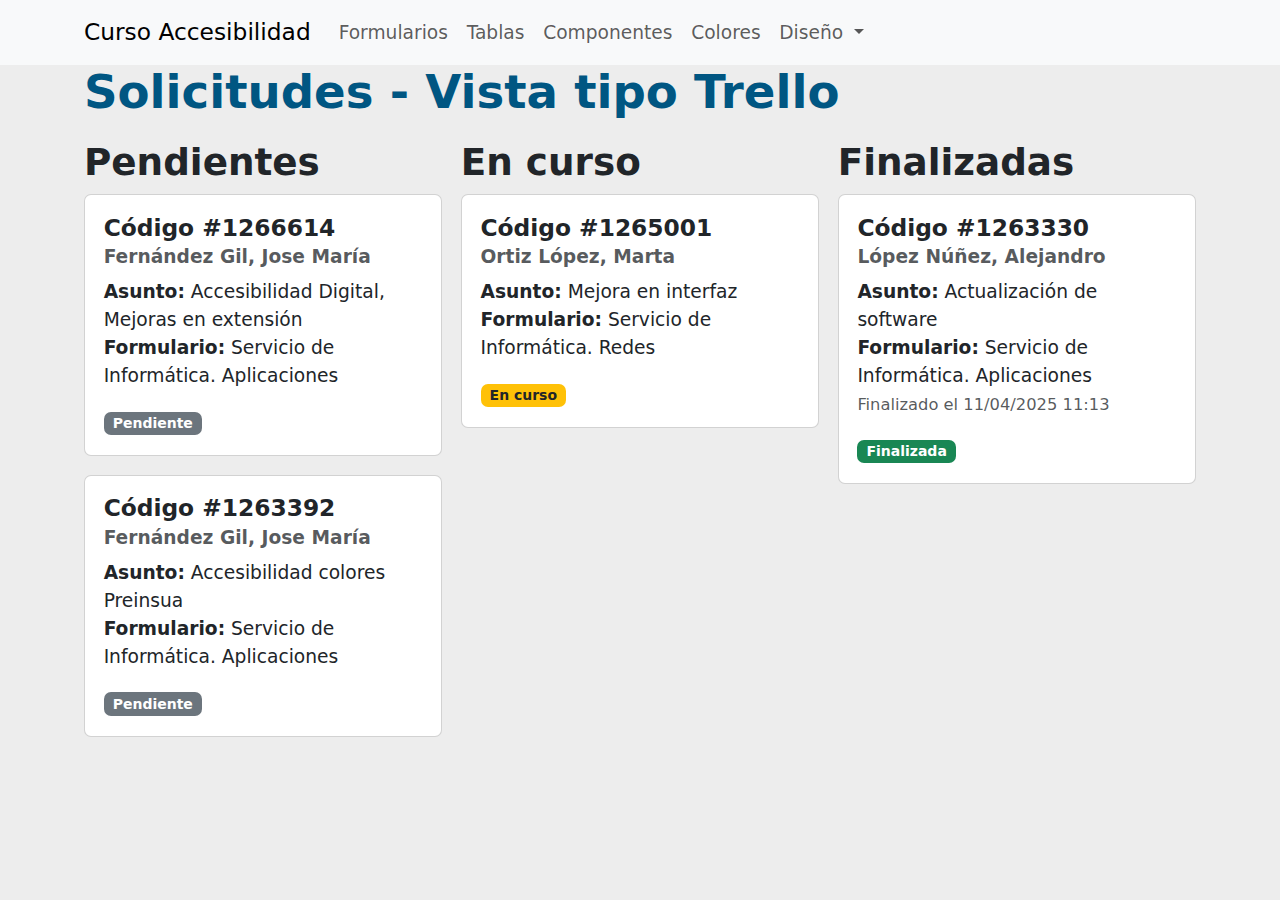
<file: paneles.html>
<!DOCTYPE html>
<html lang="es">
<head>
  <meta charset="utf-8" />
  <meta name="viewport" content="width=device-width, initial-scale=1">

  <title>Curso Accesibilidad</title>
  <!-- CSS de Bootstrap 5 desde CDN -->
  <link
    href="https://cdn.jsdelivr.net/npm/bootstrap@5.3.0/dist/css/bootstrap.min.css"
    rel="stylesheet" >

  <link
          href="estilos.css"
          rel="stylesheet" >


</head>
<body>

  <!-- Barra de navegación -->
  <header>
    <nav class="navbar navbar-expand-lg navbar-light bg-light">
      <div class="container">
        <a class="navbar-brand" href="/">Curso Accesibilidad</a>
        <button
          class="navbar-toggler"
          type="button"
          data-bs-toggle="collapse"
          data-bs-target="#navbarCurso"
          aria-controls="navbarCurso"
          aria-expanded="false"
          aria-label="Mostrar u ocultar menú"
        >
          <span class="navbar-toggler-icon"></span>
        </button>

        <div class="collapse navbar-collapse" id="navbarCurso">
          <ul class="navbar-nav me-auto mb-2 mb-lg-0">
            <li class="nav-item">
              <a class="nav-link" href="formularios.html">Formularios</a>
            </li>
            <li class="nav-item">
              <a class="nav-link" href="tablas.html">Tablas</a>
            </li>
            <li class="nav-item">
              <a class="nav-link" href="componentes.html">Componentes</a>
            </li>
            <li class="nav-item">
              <a class="nav-link" href="bs3/colores.html">Colores</a>
            </li>
            <li class="nav-item dropdown">
              <a class="nav-link dropdown-toggle" href="#" id="navbarDiseno" role="button" data-bs-toggle="dropdown" aria-expanded="false">
                Diseño
              </a>
              <ul class="dropdown-menu" aria-labelledby="navbarDiseno">
                <li><a class="dropdown-item" href="2columnas.html">2 columnas</a></li>
                <li><a class="dropdown-item" href="centrado.html">Formulario centrado</a></li>
                <li><a class="dropdown-item" href="pasos.html">Pasos</a></li>
                <li><a class="dropdown-item" href="paneles.html">Paneles</a></li>
                <li><a class="dropdown-item" href="vertice.html">Vertice</a></li>
                <li><a class="dropdown-item" href="solicitudes.html">Solicitudes</a></li>
                <li><a class="dropdown-item" href="salas-virtuales.html">Salas virtuales</a></li>
              </ul>
            </li>
          </ul>
        </div>
      </div>
    </nav>
  </header>

  <!-- Contenido principal (aquí puedes añadir lo que desees para la portada) -->
  <main>
    <div class="container">
    <h1 class="mb-3">Solicitudes - Vista tipo Trello</h1>

    <div class="row g-3">
      <!-- Pendientes -->
      <div class="col-md-4">
        <div class="board-column">
          <h2>Pendientes</h2>
          <!-- Tarjeta 1 (ejemplo) -->
          <div class="card mb-3">
            <div class="card-body">
              <h5 class="card-title mb-2">Código #1266614</h5>
              <h6 class="card-subtitle text-muted mb-2">Fernández Gil, Jose María</h6>
              <p class="card-text">
                <strong>Asunto:</strong> Accesibilidad Digital, Mejoras en extensión<br/>
                <strong>Formulario:</strong> Servicio de Informática. Aplicaciones
              </p>
              <span class="badge bg-secondary">Pendiente</span>
              <!-- Podrías añadir un botón o enlace para ver más detalles -->
            </div>
          </div>

          <!-- Tarjeta 2 (ejemplo) -->
          <div class="card mb-3">
            <div class="card-body">
              <h5 class="card-title mb-2">Código #1263392</h5>
              <h6 class="card-subtitle text-muted mb-2">Fernández Gil, Jose María</h6>
              <p class="card-text">
                <strong>Asunto:</strong> Accesibilidad colores Preinsua<br/>
                <strong>Formulario:</strong> Servicio de Informática. Aplicaciones
              </p>
              <span class="badge bg-secondary">Pendiente</span>
            </div>
          </div>

          <!-- Más tarjetas de ejemplo aquí... -->
        </div>
      </div>

      <!-- En curso (Haciendo) -->
      <div class="col-md-4">
        <div class="board-column">
          <h2>En curso</h2>
          <!-- Tarjeta 1 (ejemplo) -->
          <div class="card mb-3">
            <div class="card-body">
              <h5 class="card-title mb-2">Código #1265001</h5>
              <h6 class="card-subtitle text-muted mb-2">Ortiz López, Marta</h6>
              <p class="card-text">
                <strong>Asunto:</strong> Mejora en interfaz<br/>
                <strong>Formulario:</strong> Servicio de Informática. Redes
              </p>
              <span class="badge bg-warning text-dark">En curso</span>
            </div>
          </div>
          <!-- Más tarjetas de ejemplo aquí... -->
        </div>
      </div>

      <!-- Finalizadas -->
      <div class="col-md-4">
        <div class="board-column">
          <h2>Finalizadas</h2>
          <!-- Tarjeta 1 (ejemplo) -->
          <div class="card mb-3">
            <div class="card-body">
              <h5 class="card-title mb-2">Código #1263330</h5>
              <h6 class="card-subtitle text-muted mb-2">López Núñez, Alejandro</h6>
              <p class="card-text">
                <strong>Asunto:</strong> Actualización de software<br/>
                <strong>Formulario:</strong> Servicio de Informática. Aplicaciones<br/>
                <small class="text-muted">Finalizado el 11/04/2025 11:13</small>
              </p>
              <span class="badge bg-success">Finalizada</span>
            </div>
          </div>
          <!-- Más tarjetas de ejemplo aquí... -->
        </div>
      </div>
    </div>
    </div>
  </main>

  <!-- JS de Bootstrap 5 desde CDN -->
  <script
    src="https://cdn.jsdelivr.net/npm/bootstrap@5.3.0/dist/js/bootstrap.bundle.min.js">
  </script>
</body>
</html>
</file>
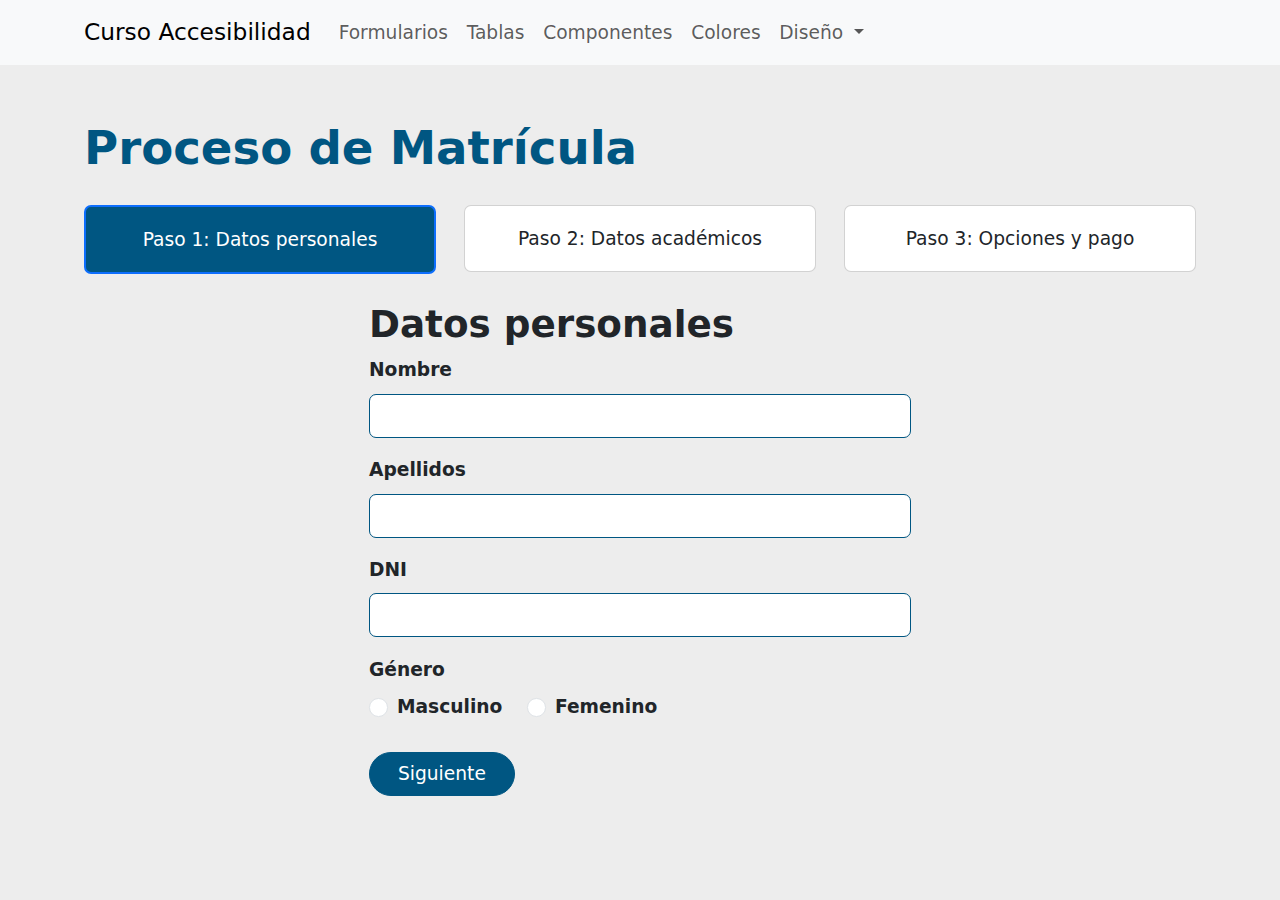
<file: pasos.html>
<!DOCTYPE html>
<html lang="es">
<head>
  <meta charset="utf-8" />
  <meta name="viewport" content="width=device-width, initial-scale=1">

  <title>Curso Accesibilidad</title>
  <!-- CSS de Bootstrap 5 desde CDN -->
  <link
    href="https://cdn.jsdelivr.net/npm/bootstrap@5.3.0/dist/css/bootstrap.min.css"
    rel="stylesheet" >

  <link
          href="estilos.css"
          rel="stylesheet" >

 <style>
    .step-card {
      cursor: pointer;
      transition: transform 0.2s;
    }
    .step-card.active {
      border: 2px solid #0d6efd;
      background-color: #005682;
      color: #ffffff;
    }
    .step-section {
      display: none;
    }
    .step-section.active {
      display: block;
    }
    label.form-label {
      font-weight: bold;
    }
  </style>
</head>
<body>

  <!-- Barra de navegación -->
  <header>
    <nav class="navbar navbar-expand-lg navbar-light bg-light">
      <div class="container">
        <a class="navbar-brand" href="/">Curso Accesibilidad</a>
        <button
          class="navbar-toggler"
          type="button"
          data-bs-toggle="collapse"
          data-bs-target="#navbarCurso"
          aria-controls="navbarCurso"
          aria-expanded="false"
          aria-label="Mostrar u ocultar menú"
        >
          <span class="navbar-toggler-icon"></span>
        </button>

        <div class="collapse navbar-collapse" id="navbarCurso">
          <ul class="navbar-nav me-auto mb-2 mb-lg-0">
            <li class="nav-item">
              <a class="nav-link" href="formularios.html">Formularios</a>
            </li>
            <li class="nav-item">
              <a class="nav-link" href="tablas.html">Tablas</a>
            </li>
            <li class="nav-item">
              <a class="nav-link" href="componentes.html">Componentes</a>
            </li>
            <li class="nav-item">
              <a class="nav-link" href="bs3/colores.html">Colores</a>
            </li>
            <li class="nav-item dropdown">
              <a class="nav-link dropdown-toggle" href="#" id="navbarDiseno" role="button" data-bs-toggle="dropdown" aria-expanded="false">
                Diseño
              </a>
              <ul class="dropdown-menu" aria-labelledby="navbarDiseno">
                <li><a class="dropdown-item" href="2columnas.html">2 columnas</a></li>
                <li><a class="dropdown-item" href="centrado.html">Formulario centrado</a></li>
                <li><a class="dropdown-item" href="pasos.html">Pasos</a></li>
                <li><a class="dropdown-item" href="paneles.html">Paneles</a></li>
                <li><a class="dropdown-item" href="vertice.html">Vertice</a></li>
                <li><a class="dropdown-item" href="solicitudes.html">Solicitudes</a></li>
                <li><a class="dropdown-item" href="salas-virtuales.html">Salas virtuales</a></li>
              </ul>
            </li>
          </ul>
        </div>
      </div>
    </nav>
  </header>

  <!-- Contenido principal (aquí puedes añadir lo que desees para la portada) -->
  <main>
     <div class="container py-5">
    <h1 class="mb-4">Proceso de Matrícula</h1>

    <div class="row text-center mb-4">
      <div class="col-md-4">
        <div id="btn-step-1" class="card step-card active">
          <div class="card-body">Paso 1: Datos personales</div>
        </div>
      </div>
      <div class="col-md-4">
        <div id="btn-step-2" class="card step-card">
          <div class="card-body">Paso 2: Datos académicos</div>
        </div>
      </div>
      <div class="col-md-4">
        <div id="btn-step-3" class="card step-card">
          <div class="card-body">Paso 3: Opciones y pago</div>
        </div>
      </div>
    </div>

    <div class="row justify-content-center">
      <div class="col-12 col-md-6">
        <!-- Paso 1 -->
        <div id="step-1" class="step-section active">
          <h2>Datos personales</h2>
          <form id="form-step-1">
            <div class="mb-3">
              <label for="nombre" class="form-label">Nombre</label>
              <input type="text" class="form-control" id="nombre" required>
            </div>
            <div class="mb-3">
              <label for="apellidos" class="form-label">Apellidos</label>
              <input type="text" class="form-control" id="apellidos" required>
            </div>
            <div class="mb-3">
              <label for="dni" class="form-label">DNI</label>
              <input type="text" class="form-control" id="dni" required>
            </div>
            <div class="mb-3">
              <label class="form-label">Género</label><br>
              <div class="form-check form-check-inline">
                <input class="form-check-input" type="radio" name="genero" id="masculino" value="Masculino" required>
                <label class="form-check-label" for="masculino">Masculino</label>
              </div>
              <div class="form-check form-check-inline">
                <input class="form-check-input" type="radio" name="genero" id="femenino" value="Femenino">
                <label class="form-check-label" for="femenino">Femenino</label>
              </div>
            </div>
          </form>
        </div>

        <!-- Paso 2 -->
        <div id="step-2" class="step-section">
          <h2>Datos académicos</h2>
          <form id="form-step-2">
            <div class="mb-3">
              <label for="estudio" class="form-label">Estudio</label>
              <select class="form-select" id="estudio" required>
                <option selected disabled value="">Selecciona un estudio</option>
                <option>Ingeniería Informática</option>
                <option>Derecho</option>
                <option>Psicología</option>
                <option>Biología</option>
              </select>
            </div>
            <div class="mb-3">
              <label class="form-label">Asignaturas</label>
              <div class="form-check">
                <input class="form-check-input" type="checkbox" value="Matemáticas" id="asig1">
                <label class="form-check-label" for="asig1">Matemáticas</label>
              </div>
              <div class="form-check">
                <input class="form-check-input" type="checkbox" value="Programación" id="asig2">
                <label class="form-check-label" for="asig2">Programación</label>
              </div>
              <div class="form-check">
                <input class="form-check-input" type="checkbox" value="Estadística" id="asig3">
                <label class="form-check-label" for="asig3">Estadística</label>
              </div>
            </div>
          </form>
        </div>

        <!-- Paso 3 -->
        <div id="step-3" class="step-section">
          <h2>Opciones y forma de pago</h2>
          <form id="form-step-3">
            <div class="form-check mb-2">
              <input class="form-check-input" type="checkbox" id="discapacidad">
              <label class="form-check-label" for="discapacidad">Necesito ayuda por discapacidad</label>
            </div>
            <div class="form-check mb-2">
              <input class="form-check-input" type="checkbox" id="info-ua">
              <label class="form-check-label" for="info-ua">Deseo recibir información de la UA</label>
            </div>
            <div class="mb-3">
              <label class="form-label">Forma de pago</label>
              <select class="form-select" id="pago" required>
                <option value="">Selecciona forma de pago</option>
                <option>Efectivo</option>
                <option>Tarjeta</option>
                <option>Transferencia</option>
              </select>
            </div>
          </form>
        </div>

        <!-- Botones de navegación -->
        <div class="d-flex justify-content-between mt-4">
          <button id="btn-prev" class="btn btn-light d-none">Atrás</button>
          <button id="btn-next" class="btn btn-primary">Siguiente</button>
        </div>
      </div>
    </div>
  </div>
</main>

 <!-- JS de Bootstrap 5 desde CDN -->
  <script
    src="https://cdn.jsdelivr.net/npm/bootstrap@5.3.0/dist/js/bootstrap.bundle.min.js">
  </script>

  <script>
    const steps = ["step-1", "step-2", "step-3"];
    let currentStep = 0;

    const showStep = (index) => {
      steps.forEach((stepId, i) => {
        document.getElementById(stepId).classList.toggle("active", i === index);
        document.getElementById("btn-" + stepId).classList.toggle("active", i === index);
      });

      document.getElementById("btn-prev").classList.toggle("d-none", index === 0);
      document.getElementById("btn-next").textContent = index === steps.length - 1 ? "Enviar" : "Siguiente";
    };

    document.getElementById("btn-next").addEventListener("click", () => {
      if (currentStep < steps.length - 1) {
        currentStep++;
        showStep(currentStep);
      } else {
        alert("Formulario enviado correctamente!");
        // Aquí puedes hacer el envío AJAX si lo deseas
      }
    });

    document.getElementById("btn-prev").addEventListener("click", () => {
      if (currentStep > 0) {
        currentStep--;
        showStep(currentStep);
      }
    });

    document.getElementById("btn-step-1").addEventListener("click", () => { currentStep = 0; showStep(currentStep); });
    document.getElementById("btn-step-2").addEventListener("click", () => { currentStep = 1; showStep(currentStep); });
    document.getElementById("btn-step-3").addEventListener("click", () => { currentStep = 2; showStep(currentStep); });
  </script>

 
</body>
</html>
</file>
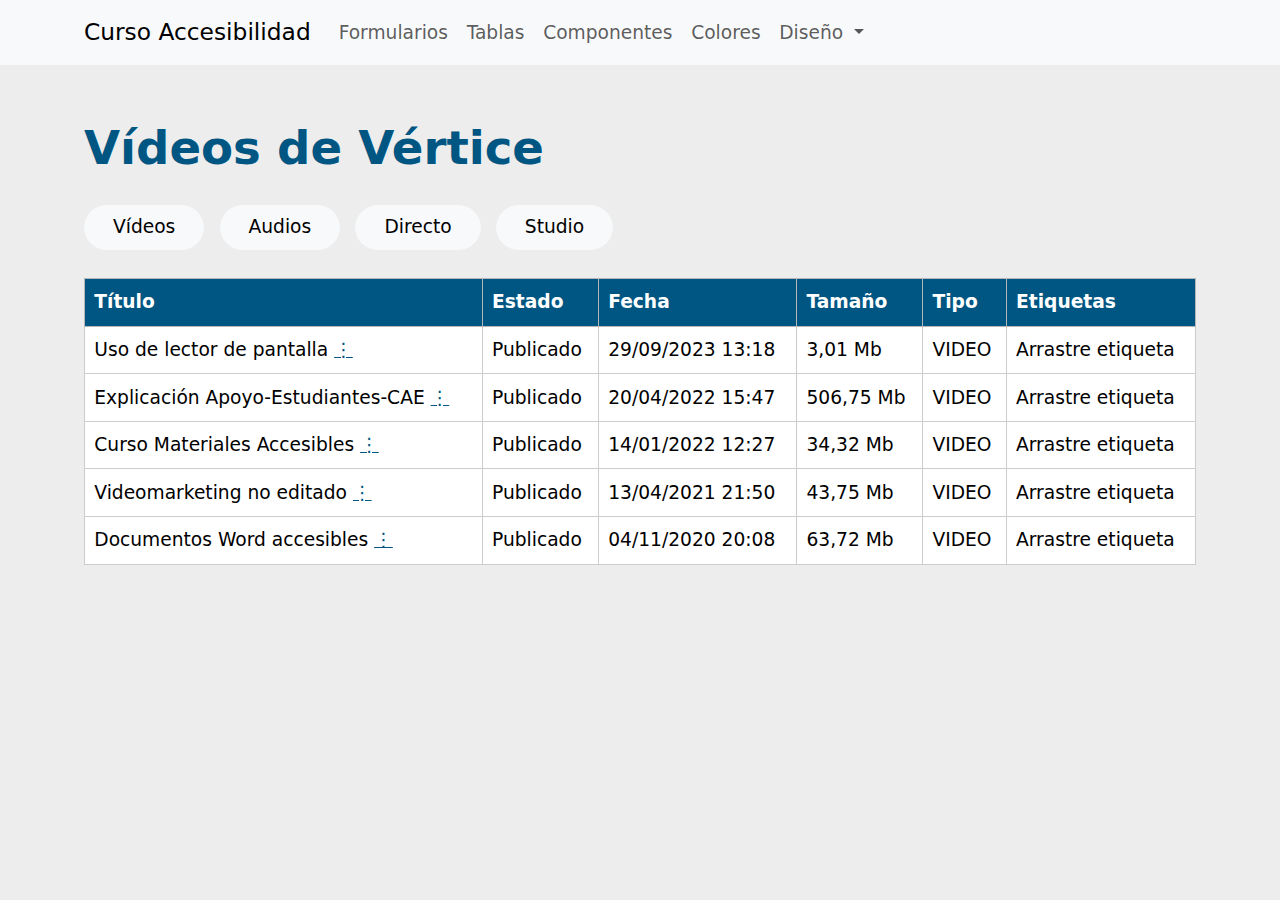
<file: vertice.html>
<!DOCTYPE html>
<html lang="es">
<head>
  <meta charset="utf-8" />
  <meta name="viewport" content="width=device-width, initial-scale=1">

  <title>Curso Accesibilidad</title>
  <!-- CSS de Bootstrap 5 desde CDN -->
  <link
    href="https://cdn.jsdelivr.net/npm/bootstrap@5.3.0/dist/css/bootstrap.min.css"
    rel="stylesheet" >

  <link
          href="estilos.css"
          rel="stylesheet" >


</head>
<body>

  <!-- Barra de navegación -->
  <header>
    <nav class="navbar navbar-expand-lg navbar-light bg-light">
      <div class="container">
        <a class="navbar-brand" href="/">Curso Accesibilidad</a>
        <button
          class="navbar-toggler"
          type="button"
          data-bs-toggle="collapse"
          data-bs-target="#navbarCurso"
          aria-controls="navbarCurso"
          aria-expanded="false"
          aria-label="Mostrar u ocultar menú"
        >
          <span class="navbar-toggler-icon"></span>
        </button>

        <div class="collapse navbar-collapse" id="navbarCurso">
          <ul class="navbar-nav me-auto mb-2 mb-lg-0">
            <li class="nav-item">
              <a class="nav-link" href="formularios.html">Formularios</a>
            </li>
            <li class="nav-item">
              <a class="nav-link" href="tablas.html">Tablas</a>
            </li>
            <li class="nav-item">
              <a class="nav-link" href="componentes.html">Componentes</a>
            </li>
            <li class="nav-item">
              <a class="nav-link" href="bs3/colores.html">Colores</a>
            </li>
            <li class="nav-item dropdown">
              <a class="nav-link dropdown-toggle" href="#" id="navbarDiseno" role="button" data-bs-toggle="dropdown" aria-expanded="false">
                Diseño
              </a>
              <ul class="dropdown-menu" aria-labelledby="navbarDiseno">
                <li><a class="dropdown-item" href="2columnas.html">2 columnas</a></li>
                <li><a class="dropdown-item" href="centrado.html">Formulario centrado</a></li>
                <li><a class="dropdown-item" href="pasos.html">Pasos</a></li>
                <li><a class="dropdown-item" href="paneles.html">Paneles</a></li>
                <li><a class="dropdown-item" href="vertice.html">Vertice</a></li>
                <li><a class="dropdown-item" href="solicitudes.html">Solicitudes</a></li>
                <li><a class="dropdown-item" href="salas-virtuales.html">Salas virtuales</a></li>
              </ul>
            </li>
          </ul>
        </div>
      </div>
    </nav>
  </header>

  <!-- Contenido principal (aquí puedes añadir lo que desees para la portada) -->
  <main>

    <div class="container py-5">
      <h1 class="mb-4">Vídeos de Vértice</h1>

      <!-- Botones -->
      <div class="mb-4">
        <button class="btn btn-light me-2">Vídeos</button>
        <button class="btn btn-light me-2">Audios</button>
        <button class="btn btn-light me-2">Directo</button>
        <button class="btn btn-light">Studio</button>
      </div>

      <!-- Tabla -->
      <div class="table-responsive">
        <table class="table table-hover table-bordered align-middle">
          <thead class="table-secondary">
          <tr>
            <th>Título</th>
            <th>Estado</th>
            <th>Fecha</th>
            <th>Tamaño</th>
            <th>Tipo</th>
            <th>Etiquetas</th>
          </tr>
          </thead>
          <tbody>
          <!-- Fila 1 -->
          <tr>
            <td>
              Uso de lector de pantalla
              <div class="dropdown d-inline">
                <a href="#" class="dots-menu" data-bs-toggle="dropdown" aria-expanded="false">⋮</a>
                <ul class="dropdown-menu">
                  <li><a class="dropdown-item" href="#">Gestionar publicación</a></li>
                  <li><a class="dropdown-item" href="#">Ver vídeo</a></li>
                  <li><a class="dropdown-item" href="#">Borrar</a></li>
                  <li><a class="dropdown-item" href="#">Cambiar propiedades</a></li>
                  <li><a class="dropdown-item" href="#">Descargar</a></li>
                  <li><a class="dropdown-item" href="#">Edición básica</a></li>
                </ul>
              </div>
            </td>
            <td>Publicado</td>
            <td>29/09/2023 13:18</td>
            <td>3,01 Mb</td>
            <td>VIDEO</td>
            <td>Arrastre etiqueta</td>
          </tr>
          <!-- Fila 2 -->
          <tr>
            <td>
              Explicación Apoyo-Estudiantes-CAE
              <div class="dropdown d-inline">
                <a href="#" class="dots-menu" data-bs-toggle="dropdown">⋮</a>
                <ul class="dropdown-menu">
                  <li><a class="dropdown-item" href="#">Gestionar publicación</a></li>
                  <li><a class="dropdown-item" href="#">Ver vídeo</a></li>
                  <li><a class="dropdown-item" href="#">Borrar</a></li>
                  <li><a class="dropdown-item" href="#">Cambiar propiedades</a></li>
                  <li><a class="dropdown-item" href="#">Descargar</a></li>
                  <li><a class="dropdown-item" href="#">Edición básica</a></li>
                </ul>
              </div>
            </td>
            <td>Publicado</td>
            <td>20/04/2022 15:47</td>
            <td>506,75 Mb</td>
            <td>VIDEO</td>
            <td>Arrastre etiqueta</td>
          </tr>
          <!-- Fila 3 -->
          <tr>
            <td>
              Curso Materiales Accesibles
              <div class="dropdown d-inline">
                <a href="#" class="dots-menu" data-bs-toggle="dropdown">⋮</a>
                <ul class="dropdown-menu">
                  <li><a class="dropdown-item" href="#">Gestionar publicación</a></li>
                  <li><a class="dropdown-item" href="#">Ver vídeo</a></li>
                  <li><a class="dropdown-item" href="#">Borrar</a></li>
                  <li><a class="dropdown-item" href="#">Cambiar propiedades</a></li>
                  <li><a class="dropdown-item" href="#">Descargar</a></li>
                  <li><a class="dropdown-item" href="#">Edición básica</a></li>
                </ul>
              </div>
            </td>
            <td>Publicado</td>
            <td>14/01/2022 12:27</td>
            <td>34,32 Mb</td>
            <td>VIDEO</td>
            <td>Arrastre etiqueta</td>
          </tr>
          <!-- Fila 4 -->
          <tr>
            <td>
              Videomarketing no editado
              <div class="dropdown d-inline">
                <a href="#" class="dots-menu" data-bs-toggle="dropdown">⋮</a>
                <ul class="dropdown-menu">
                  <li><a class="dropdown-item" href="#">Gestionar publicación</a></li>
                  <li><a class="dropdown-item" href="#">Ver vídeo</a></li>
                  <li><a class="dropdown-item" href="#">Borrar</a></li>
                  <li><a class="dropdown-item" href="#">Cambiar propiedades</a></li>
                  <li><a class="dropdown-item" href="#">Descargar</a></li>
                  <li><a class="dropdown-item" href="#">Edición básica</a></li>
                </ul>
              </div>
            </td>
            <td>Publicado</td>
            <td>13/04/2021 21:50</td>
            <td>43,75 Mb</td>
            <td>VIDEO</td>
            <td>Arrastre etiqueta</td>
          </tr>
          <!-- Fila 5 -->
          <tr>
            <td>
              Documentos Word accesibles
              <div class="dropdown d-inline">
                <a href="#" class="dots-menu" data-bs-toggle="dropdown">⋮</a>
                <ul class="dropdown-menu">
                  <li><a class="dropdown-item" href="#">Gestionar publicación</a></li>
                  <li><a class="dropdown-item" href="#">Ver vídeo</a></li>
                  <li><a class="dropdown-item" href="#">Borrar</a></li>
                  <li><a class="dropdown-item" href="#">Cambiar propiedades</a></li>
                  <li><a class="dropdown-item" href="#">Descargar</a></li>
                  <li><a class="dropdown-item" href="#">Edición básica</a></li>
                </ul>
              </div>
            </td>
            <td>Publicado</td>
            <td>04/11/2020 20:08</td>
            <td>63,72 Mb</td>
            <td>VIDEO</td>
            <td>Arrastre etiqueta</td>
          </tr>
          </tbody>
        </table>
      </div>
    </div>
  </main>

  <!-- JS de Bootstrap 5 desde CDN -->
  <script
    src="https://cdn.jsdelivr.net/npm/bootstrap@5.3.0/dist/js/bootstrap.bundle.min.js">
  </script>
</body>
</html>
</file>
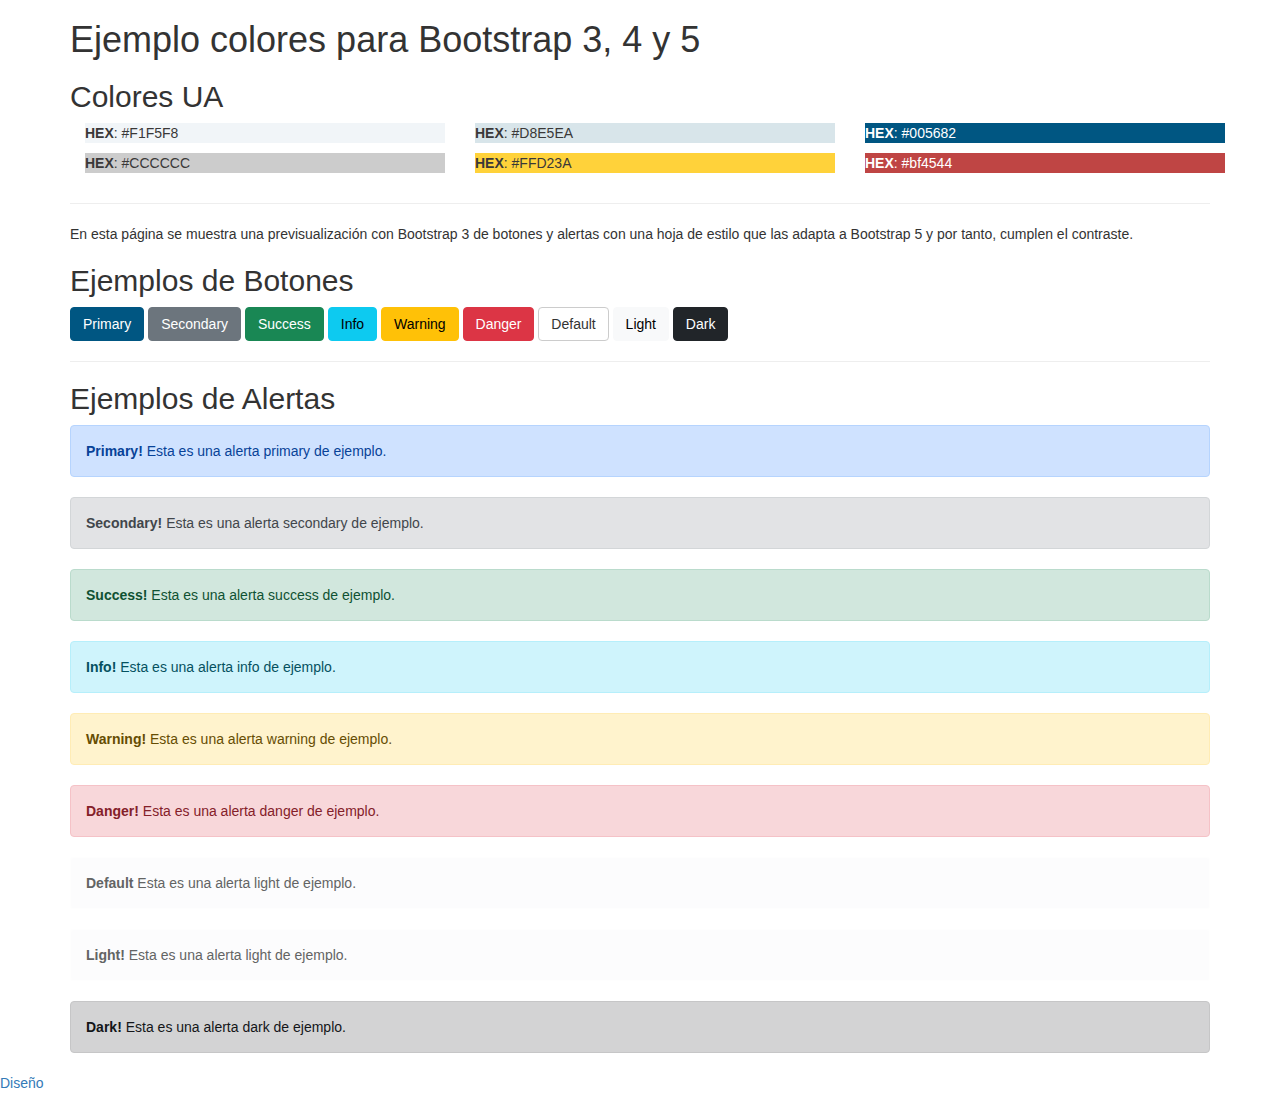
<file: bs3/colores.html>
<!DOCTYPE html>
<html lang="es">
<head>
  <meta charset="UTF-8">
  <title>Ejemplo colores para Bootstrap 3 y 4</title>
  <!-- CSS de Bootstrap 3 o 4, por ejemplo: -->
  <link rel="stylesheet" href="https://maxcdn.bootstrapcdn.com/bootstrap/3.3.7/css/bootstrap.min.css">
  <!-- Sobrescribe colores con nuestra hoja de estilo -->
  <link rel="stylesheet" href="colores.css">
</head>
<body>

  <div class="container">
    <h1>Ejemplo colores para Bootstrap 3, 4 y 5</h1>

    <h2>Colores UA</h2>

    <div class="col-12" data-type="container-content">
      <section data-type="container" data-name="cols-3-33-33-33">
        <div class="container p-0">
          <div class="row">
            <div class="col-12 col-md-4 bg-white-blue" data-type="container-content">
              <section data-type="component-tiny-text-ua" style="color: #3a3838; background-color: #F1F5F8;">
                <p><strong>HEX</strong>: #F1F5F8</p>
            </div>
            <div class="col-12 col-md-4 bg-light-blue" data-type="container-content">
              <section data-type="component-tiny-text-ua" style="color: #3a3838; background-color: #D8E5EA;">
                <p><strong>HEX</strong>: #D8E5EA</p>
            </div>
            <div class="col-12 col-md-4 bg-blue" data-type="container-content">
              <section data-type="component-tiny-text-ua" style="color: #ffffff; background-color: #005682;">
                <p><strong>HEX</strong>: #005682</p>
              </section>
            </div>
          </div>
        </div>
      </section>
      <section data-type="container" data-name="cols-3-33-33-33" >
        <div class="container p-0">
          <div class="row">
            <div class="col-12 col-md-4 bg-gray" data-type="container-content">
              <section data-type="component-tiny-text-ua" style="color: #3a3838; background-color: #CCCCCC;">
                <p><strong>HEX</strong>: #CCCCCC</p>
              </section>
            </div>
            <div class="col-12 col-md-4 bg-yellow2" data-type="container-content">
              <section data-type="component-tiny-text-ua" style="color: #3a3838; background-color: #FFD23A;">
                <p><strong>HEX</strong>: #FFD23A</p>
              </section>
            </div>
            <div class="col-12 col-md-4 bg-red" data-type="container-content">
              <section data-type="component-tiny-text-ua" style="color: #ffffff; background-color: #bf4544;">
                <p><strong>HEX</strong>: #bf4544</p>
              </section>
            </div>
          </div>
        </div>
      </section>
    </div>


    <hr/>

    <p>En esta página se muestra una previsualización con Bootstrap 3 de botones y alertas con una hoja de estilo que las adapta a Bootstrap 5 y por tanto, cumplen el contraste.</p>

    <h2>Ejemplos de Botones</h2>
    <button class="btn btn-primary">Primary</button>
    <button class="btn btn-secondary">Secondary</button>
    <button class="btn btn-success">Success</button>
    <button class="btn btn-info">Info</button>
    <button class="btn btn-warning">Warning</button>
    <button class="btn btn-danger">Danger</button>
    <button class="btn btn-default">Default</button>
    <button class="btn btn-light">Light</button>
    <button class="btn btn-dark">Dark</button>

    <hr />

    <h2>Ejemplos de Alertas</h2>
    <div class="alert alert-primary" role="alert">
      <strong>Primary!</strong> Esta es una alerta primary de ejemplo.
    </div>
    <div class="alert alert-secondary" role="alert">
      <strong>Secondary!</strong> Esta es una alerta secondary de ejemplo.
    </div>
    <div class="alert alert-success" role="alert">
      <strong>Success!</strong> Esta es una alerta success de ejemplo.
    </div>
    <div class="alert alert-info" role="alert">
      <strong>Info!</strong> Esta es una alerta info de ejemplo.
    </div>
    <div class="alert alert-warning" role="alert">
      <strong>Warning!</strong> Esta es una alerta warning de ejemplo.
    </div>
    <div class="alert alert-danger" role="alert">
      <strong>Danger!</strong> Esta es una alerta danger de ejemplo.
    </div>
    <div class="alert alert-default" role="alert">
      <strong>Default</strong> Esta es una alerta light de ejemplo.
    </div>
    <div class="alert alert-light" role="alert">
      <strong>Light!</strong> Esta es una alerta light de ejemplo.
    </div>
    <div class="alert alert-dark" role="alert">
      <strong>Dark!</strong> Esta es una alerta dark de ejemplo.
    </div>
  </div>

  <li class="nav-item dropdown">
    <a class="nav-link dropdown-toggle" href="#" id="navbarDiseno" role="button" data-bs-toggle="dropdown" aria-expanded="false">
      Diseño
    </a>
    <ul class="dropdown-menu" aria-labelledby="navbarDiseno">
      <li><a class="dropdown-item" href="2columnas.html">2 columnas</a></li>
      <li><a class="dropdown-item" href="form-centrado.html">Formulario centrado</a></li>
      <li><a class="dropdown-item" href="pasos.html">Pasos</a></li>
      <li><a class="dropdown-item" href="paneles.html">Paneles</a></li>
      <li><a class="dropdown-item" href="vertice.html">Vertice</a></li>
      <li><a class="dropdown-item" href="solicitudes.html">Solicitudes</a></li>
      <li><a class="dropdown-item" href="salas-virtuales.html">Salas virtuales</a></li>
    </ul>
  </li>

  <!-- JavaScript de Bootstrap 3 o 4 (normalmente al final del body) -->
  <script src="https://ajax.googleapis.com/ajax/libs/jquery/1.12.4/jquery.min.js"></script>
  <script src="https://maxcdn.bootstrapcdn.com/bootstrap/3.3.7/js/bootstrap.min.js"></script>
</body>
</html>
</file>
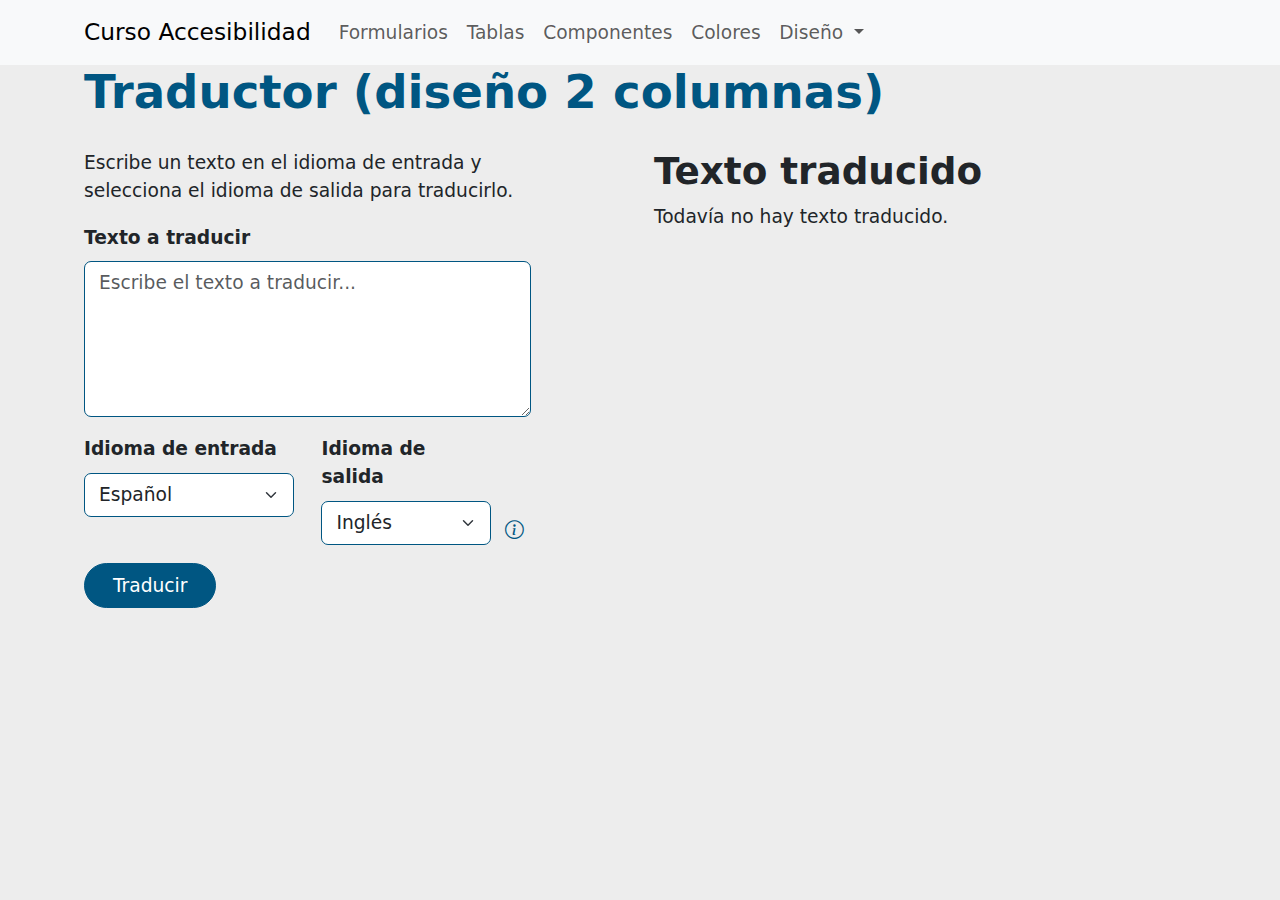
<file: public1/2columnas.html>
<!DOCTYPE html>
<html lang="es">
<head>
  <meta charset="utf-8" />
  <meta name="viewport" content="width=device-width, initial-scale=1">

  <title>Curso Accesibilidad</title>
  <!-- CSS de Bootstrap 5 desde CDN -->
  <link
    href="https://cdn.jsdelivr.net/npm/bootstrap@5.3.0/dist/css/bootstrap.min.css"
    rel="stylesheet" >
  <link
          rel="stylesheet"
          href="https://cdn.jsdelivr.net/npm/bootstrap-icons@1.11.3/font/bootstrap-icons.css">
  <link
          href="estilos.css"
          rel="stylesheet" >
</head>
<body>

  <!-- Barra de navegación -->
  <header>
    <nav class="navbar navbar-expand-lg navbar-light bg-light">
      <div class="container">
        <a class="navbar-brand" href="/">Curso Accesibilidad</a>
        <button
          class="navbar-toggler"
          type="button"
          data-bs-toggle="collapse"
          data-bs-target="#navbarCurso"
          aria-controls="navbarCurso"
          aria-expanded="false"
          aria-label="Mostrar u ocultar menú"
        >
          <span class="navbar-toggler-icon"></span>
        </button>

        <div class="collapse navbar-collapse" id="navbarCurso">
          <ul class="navbar-nav me-auto mb-2 mb-lg-0">
            <li class="nav-item">
              <a class="nav-link" href="formularios.html">Formularios</a>
            </li>
            <li class="nav-item">
              <a class="nav-link" href="tablas.html">Tablas</a>
            </li>
            <li class="nav-item">
              <a class="nav-link" href="componentes.html">Componentes</a>
            </li>
            <li class="nav-item">
              <a class="nav-link" href="bs3/colores.html">Colores</a>
            </li>
            <li class="nav-item dropdown">
              <a class="nav-link dropdown-toggle" href="#" id="navbarDiseno" role="button" data-bs-toggle="dropdown" aria-expanded="false">
                Diseño
              </a>
              <ul class="dropdown-menu" aria-labelledby="navbarDiseno">
                <li><a class="dropdown-item" href="2columnas.html">2 columnas</a></li>
                <li><a class="dropdown-item" href="centrado.html">Formulario centrado</a></li>
                <li><a class="dropdown-item" href="pasos.html">Pasos</a></li>
                <li><a class="dropdown-item" href="paneles.html">Paneles</a></li>
                <li><a class="dropdown-item" href="vertice.html">Vertice</a></li>
                <li><a class="dropdown-item" href="solicitudes.html">Solicitudes</a></li>
                <li><a class="dropdown-item" href="salas-virtuales.html">Salas virtuales</a></li>
              </ul>
            </li>
          </ul>
        </div>
      </div>
    </nav>
  </header>

  <!-- Contenido principal (aquí puedes añadir lo que desees para la portada) -->
  <main>
    <div class="container">
      <h1>Traductor (diseño 2 columnas)</h1>
      <div class="row mt-4">
        <div class="col-md-5">
          <p>
            Escribe un texto en el idioma de entrada y selecciona el idioma de salida para traducirlo.
          </p>

          <form id="form-traductor">
            <div class="mb-3">
              <label class="form-label" for="texto">Texto a traducir</label>
              <textarea
                  id="texto"
                      class="form-control"
                  rows="5"
                  placeholder="Escribe el texto a traducir..."
                  required
              ></textarea>
            </div>
            <div class="row mb-3">
              <div class="col-6">
                <label class="form-label" for="idiomaEntrada">Idioma de entrada</label>
                <select
                    class="form-select"
                    id="idiomaEntrada"
                >
                    <option value="es" selected>Español</option>
                    <option value="en">Inglés</option>
                </select>
              </div>
              <div class="col-5">
                <label class="form-label" for="idiomaSalida">Idioma de salida</label>
                <select
                        class="form-select"
                        id="idiomaSalida"
                >
                  <option value="en" selected>Inglés</option>
                  <option value="es" >Español</option>
                </select>
            </div>
              <div class="col-1 ms-0 ps-0 d-flex align-items-end">
                <div class="dropdown">
                  <a href="#" class="btn-link" id="infoDropdown" data-bs-toggle="dropdown" aria-expanded="false" title="Más información sobre la traducción" aria-label="Más información sobre traudcción">
                    <i class="bi bi-info-circle"></i>
                  </a>
                  <div class="dropdown-menu p-3" aria-labelledby="infoDropdown">
                    <p class="mb-0">Este traductor utiliza un modelo de inteligencia artificial para ofrecer traducciones de alta calidad.</p>
                  </div>
                </div>
              </div>
            </div>
            <div class="mb-3">
              <button id="btn-traducir" class="btn btn-primary" type="submit">
                Traducir
              </button>
            </div>
          </form>
        </div>
        <div class="col-md-6 mt-4 mt-md-0 offset-md-1">
          <h2>Texto traducido</h2>
          <div role="alert">
            <div id="resultado">
              <p>Todavía no hay texto traducido.</p>
            </div>
          </div>
        </div>
      </div>
    </div>
  </main>

  <!-- JS de Bootstrap 5 desde CDN -->
  <script
    src="https://cdn.jsdelivr.net/npm/bootstrap@5.3.0/dist/js/bootstrap.bundle.min.js">
  </script>
<script>
  document.addEventListener("DOMContentLoaded", () => {
    document.getElementById("form-traductor")?.addEventListener("submit", async (event) => {
      event.preventDefault(); // Evitar el envío real del formulario

      const btn = document.getElementById("btn-traducir");

      // Deshabilitar el botón y mostrar spinner + texto
      btn.disabled = true;
      btn.innerHTML = '<span class="spinner-border spinner-border-sm me-2" role="status" aria-hidden="true"></span> Traduciendo...';

      // Simulación de espera (2 s)
      await new Promise(resolve => setTimeout(resolve, 2000));

      // Obtener datos del formulario
      const texto = document.getElementById("texto").value;
      const idiomaEntrada = document.getElementById("idiomaEntrada").value;
      const idiomaSalida = document.getElementById("idiomaSalida").value;

      // Simulación de traducción (solo demostración)
      const textoTraducido = `Texto traducido de ${idiomaEntrada} a ${idiomaSalida}: ${texto}`;

      // Mostrar resultado
      document.getElementById("resultado").innerText = textoTraducido;

      // Restaurar el botón a su estado original
      btn.disabled = false;
      btn.innerText = "Traducir";
    });
  });

  </script>

</body>
</html>
</file>
<file: estilos.css>
html {
  font-size: 1.166rem;
}

body {
  background-color: #ededed;
}

body, h1, h2, h3, h4, h5, h6, .h1, .h2, .h3, .h4, .h5, .h6, p, span {
  word-break: break-word;
}

h1, .h1, .text-primary, .text-secondary {
  color: #005682;
}

h1, h2, h3, h4, h5, h6, .h1, .h2, .h3, .h4, .h5, .h6, legend, label {
  font-weight: 600;
}

b, strong {
  font-weight: 700;
}

/* Enlaces y botones */
a {
  color: #005682;
}
.btn {
  padding: 0.5rem 1.5rem;
  border-radius:23px;
  line-height: 1.3;
  word-break: initial;
}
button.btn-primary {
  background: #005682;
  border-color: #005682;
  color: #fff;
}
.btn-primary:hover{
  background: #00486C;
  border-color: #00486C;
  color: #fff;
}

/* Tablas */
caption {
  caption-side: top;
  color: #656565;
}
table.table thead tr th {
  background-color: #005682;
  color: #ffffff;
}

.table td, .table th {
  padding: 0.5em;
}

.table.table-striped>tbody>tr:nth-of-type(odd)>*{
  background-color: rgba(0, 0, 0, 0.0);
  --bs-table-bg-type: rgba(0, 0, 0, 0.05);
}
.table.table-striped>tbody>tr>*{
  background-color: rgba(0, 0, 0, 0.0);
  --bs-table-bg-type: #EDEDED;
}

.table{
  border-color: #cccccc;
}

/* Foco en formularios */
.form-control, .form-select {
  border: 1px solid #005682;
}
.form-control:focus, .form-select:focus,
.form-control:hover, .form-select:hover,
.form-check:hover, .form-check:focus {
  outline: 3px solid #CE6F05;
}

.form-check {
  /* estilos que tengas ya */
  position: relative; /* recomendado si quieres que el borde/outline aparezca bien */
}

.form-check:focus-within {
  outline: 2px solid #CE6F05; /* o el grosor y color que prefieras */
  outline-offset: 5px; /* separación del contenedor, opcional */
}




.tab-content {
  border: 1px solid #005682;
}


/* Pestañas (tab) seleccionadas y acordeón abierto con color #005682 */
.nav-tabs {
  border: none;
}
.nav-tabs .nav-link.active {
  background-color: #005682;
  color: #fff;
  border-color: #005682 #005682 #fff; /* Ajusta si quieres distinto estilo */
}
.nav-tabs .nav-link {
  color: black;
}

.accordion-button:not(.collapsed) {
  background-color: #005682;
  color: #fff;
}

.accordion-item {
  border: 1px solid #005682;
}

/* Hover y focus en botones y dropdowns: borde naranja */
.btn:hover,
.btn:focus,
.dropdown-toggle:hover,
.dropdown-toggle:focus {
  outline: none; /* quita el outline por defecto */
  box-shadow: none; /* quita la sombra por defecto si la hubiera */
  border: 2px solid #CE6F05;
}
</file>
<file: public1/estilos.css>
html {
  font-size: 1.166rem;
}

body {
  background-color: #ededed;
}

body, h1, h2, h3, h4, h5, h6, .h1, .h2, .h3, .h4, .h5, .h6, p, span {
  word-break: break-word;
}

h1, .h1, .text-primary, .text-secondary {
  color: #005682;
}

h1, h2, h3, h4, h5, h6, .h1, .h2, .h3, .h4, .h5, .h6, legend, label {
  font-weight: 600;
}

b, strong {
  font-weight: 700;
}

/* Enlaces y botones */
a {
  color: #005682;
}
.btn {
  padding: 0.5rem 1.5rem;
  border-radius:23px;
  line-height: 1.3;
  word-break: initial;
}
button.btn-primary {
  background: #005682;
  border-color: #005682;
  color: #fff;
}
.btn-primary:hover{
  background: #00486C;
  border-color: #00486C;
  color: #fff;
}

/* Tablas */
caption {
  caption-side: top;
  color: #656565;
}
table.table thead tr th {
  background-color: #005682;
  color: #ffffff;
}

.table td, .table th {
  padding: 0.5em;
}

.table.table-striped>tbody>tr:nth-of-type(odd)>*{
  background-color: rgba(0, 0, 0, 0.0);
  --bs-table-bg-type: rgba(0, 0, 0, 0.05);
}
.table.table-striped>tbody>tr>*{
  background-color: rgba(0, 0, 0, 0.0);
  --bs-table-bg-type: #EDEDED;
}

.table{
  border-color: #cccccc;
}

/* Foco en formularios */
.form-control, .form-select {
  border: 1px solid #005682;
}
.form-control:focus, .form-select:focus,
.form-control:hover, .form-select:hover,
.form-check:hover, .form-check:focus {
  outline: 3px solid #CE6F05;
}

.form-check {
  /* estilos que tengas ya */
  position: relative; /* recomendado si quieres que el borde/outline aparezca bien */
}

.form-check:focus-within {
  outline: 2px solid #CE6F05; /* o el grosor y color que prefieras */
  outline-offset: 5px; /* separación del contenedor, opcional */
}




.tab-content {
  border: 1px solid #005682;
}


/* Pestañas (tab) seleccionadas y acordeón abierto con color #005682 */
.nav-tabs {
  border: none;
}
.nav-tabs .nav-link.active {
  background-color: #005682;
  color: #fff;
  border-color: #005682 #005682 #fff; /* Ajusta si quieres distinto estilo */
}
.nav-tabs .nav-link {
  color: black;
}

.accordion-button:not(.collapsed) {
  background-color: #005682;
  color: #fff;
}

.accordion-item {
  border: 1px solid #005682;
}

/* Hover y focus en botones y dropdowns: borde naranja */
.btn:hover,
.btn:focus,
.dropdown-toggle:hover,
.dropdown-toggle:focus {
  outline: none; /* quita el outline por defecto */
  box-shadow: none; /* quita la sombra por defecto si la hubiera */
  border: 2px solid #CE6F05;
}
</file>
<file: bs3/colores.css>
/* 
   override-colors.css
   Sobrescribe los colores para que coincidan con Bootstrap 5
*/

/* -------------------- */
/*     BOTONES (btn)    */
/* -------------------- */
.btn-primary {
  background-color: #005682 !important; /* Bootstrap 5 primary */
  border-color: #005682 !important;
  color: #fff !important;
}

.btn-secondary {
  background-color: #6c757d !important; /* Bootstrap 5 secondary */
  border-color: #6c757d !important;
  color: #fff !important;
}

.btn-success {
  background-color: #198754 !important; /* Bootstrap 5 success */
  border-color: #198754 !important;
  color: #fff !important;
}

.btn-info {
  background-color: #0dcaf0 !important; /* Bootstrap 5 info */
  border-color: #0dcaf0 !important;
  color: #000 !important; /* El texto sobre color info se recomienda que sea oscuro */
}

.btn-warning {
  background-color: #ffc107 !important; /* Bootstrap 5 warning */
  border-color: #ffc107 !important;
  color: #000 !important; /* El texto sobre color warning se recomienda que sea oscuro */
}

.btn-danger {
  background-color: #dc3545 !important; /* Bootstrap 5 danger */
  border-color: #dc3545 !important;
  color: #fff !important;
}

.btn-light, btn-default {
  background-color: #f8f9fa !important; /* Bootstrap 5 light */
  border-color: #f8f9fa !important;
  color: #000 !important;
}

.btn-dark {
  background-color: #212529 !important; /* Bootstrap 5 dark */
  border-color: #212529 !important;
  color: #fff !important;
}

/* -------------------- */
/*     ALERTAS (alert)  */
/* -------------------- */
.alert {
  border: 1px solid transparent;
  border-radius: 4px; /* Ajustar según versión de BS si deseas */
  padding: 15px;
  margin-bottom: 20px;
}

/* Primary */
.alert-primary {
  background-color: #cfe2ff !important; 
  color: #084298 !important;
  border-color: #b6d4fe !important;
}

/* Secondary */
.alert-secondary {
  background-color: #e2e3e5 !important; 
  color: #41464b !important;
  border-color: #d3d6d8 !important;
}

/* Success */
.alert-success {
  background-color: #d1e7dd !important; 
  color: #0f5132 !important;
  border-color: #badbcc !important;
}

/* Info (ya no existe "info" como tal en BS5, 
   pero algunos proyectos lo mantienen, aquí lo equiparamos a .alert-info) */
.alert-info {
  background-color: #cff4fc !important;
  color: #055160 !important;
  border-color: #b6effb !important;
}

/* Warning */
.alert-warning {
  background-color: #fff3cd !important; 
  color: #664d03 !important;
  border-color: #ffecb5 !important;
}

/* Danger */
.alert-danger {
  background-color: #f8d7da !important; 
  color: #842029 !important;
  border-color: #f5c2c7 !important;
}

/* Light */
.alert-light, .alert-default {
  background-color: #fcfcfd !important; 
  color: #636464 !important;
  border-color: #fefefe !important;
}

/* Dark */
.alert-dark {
  background-color: #d3d3d4 !important;
  color: #141619 !important;
  border-color: #c6c6c7 !important;
}
</file>
